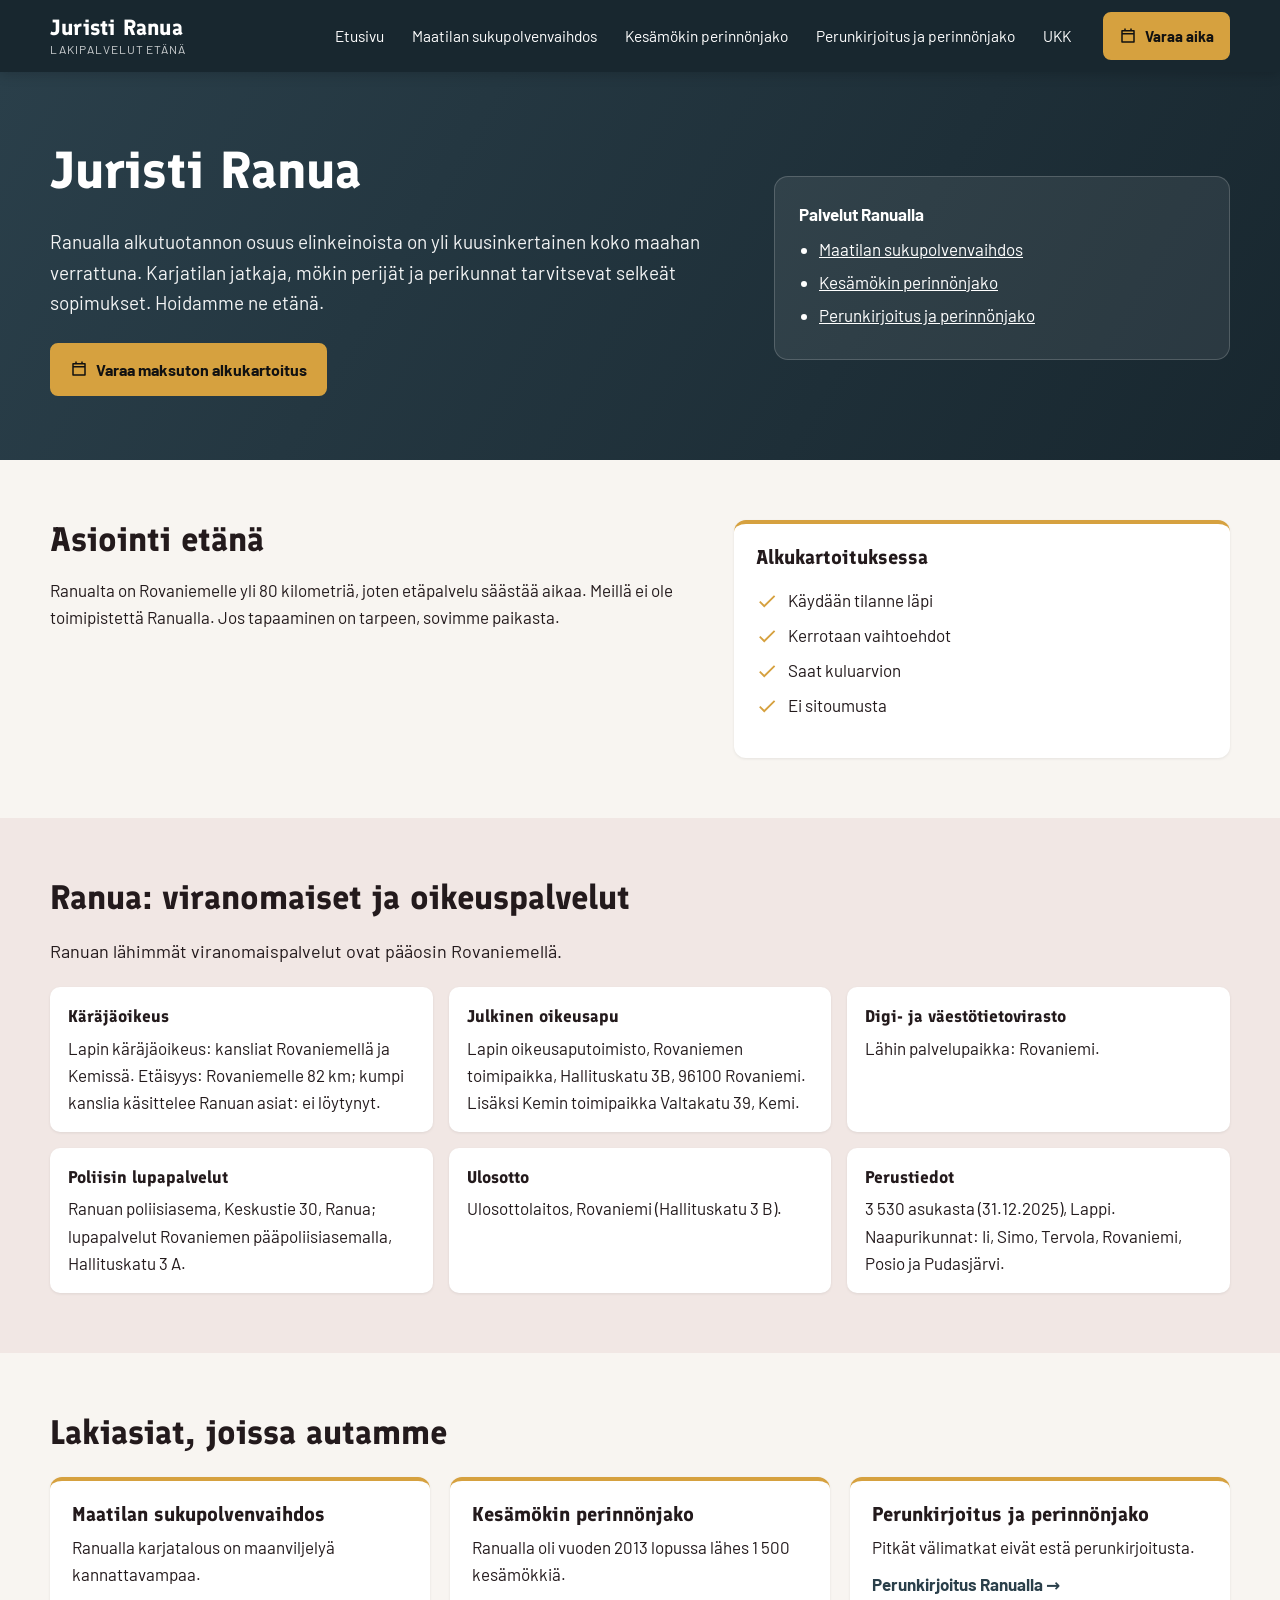
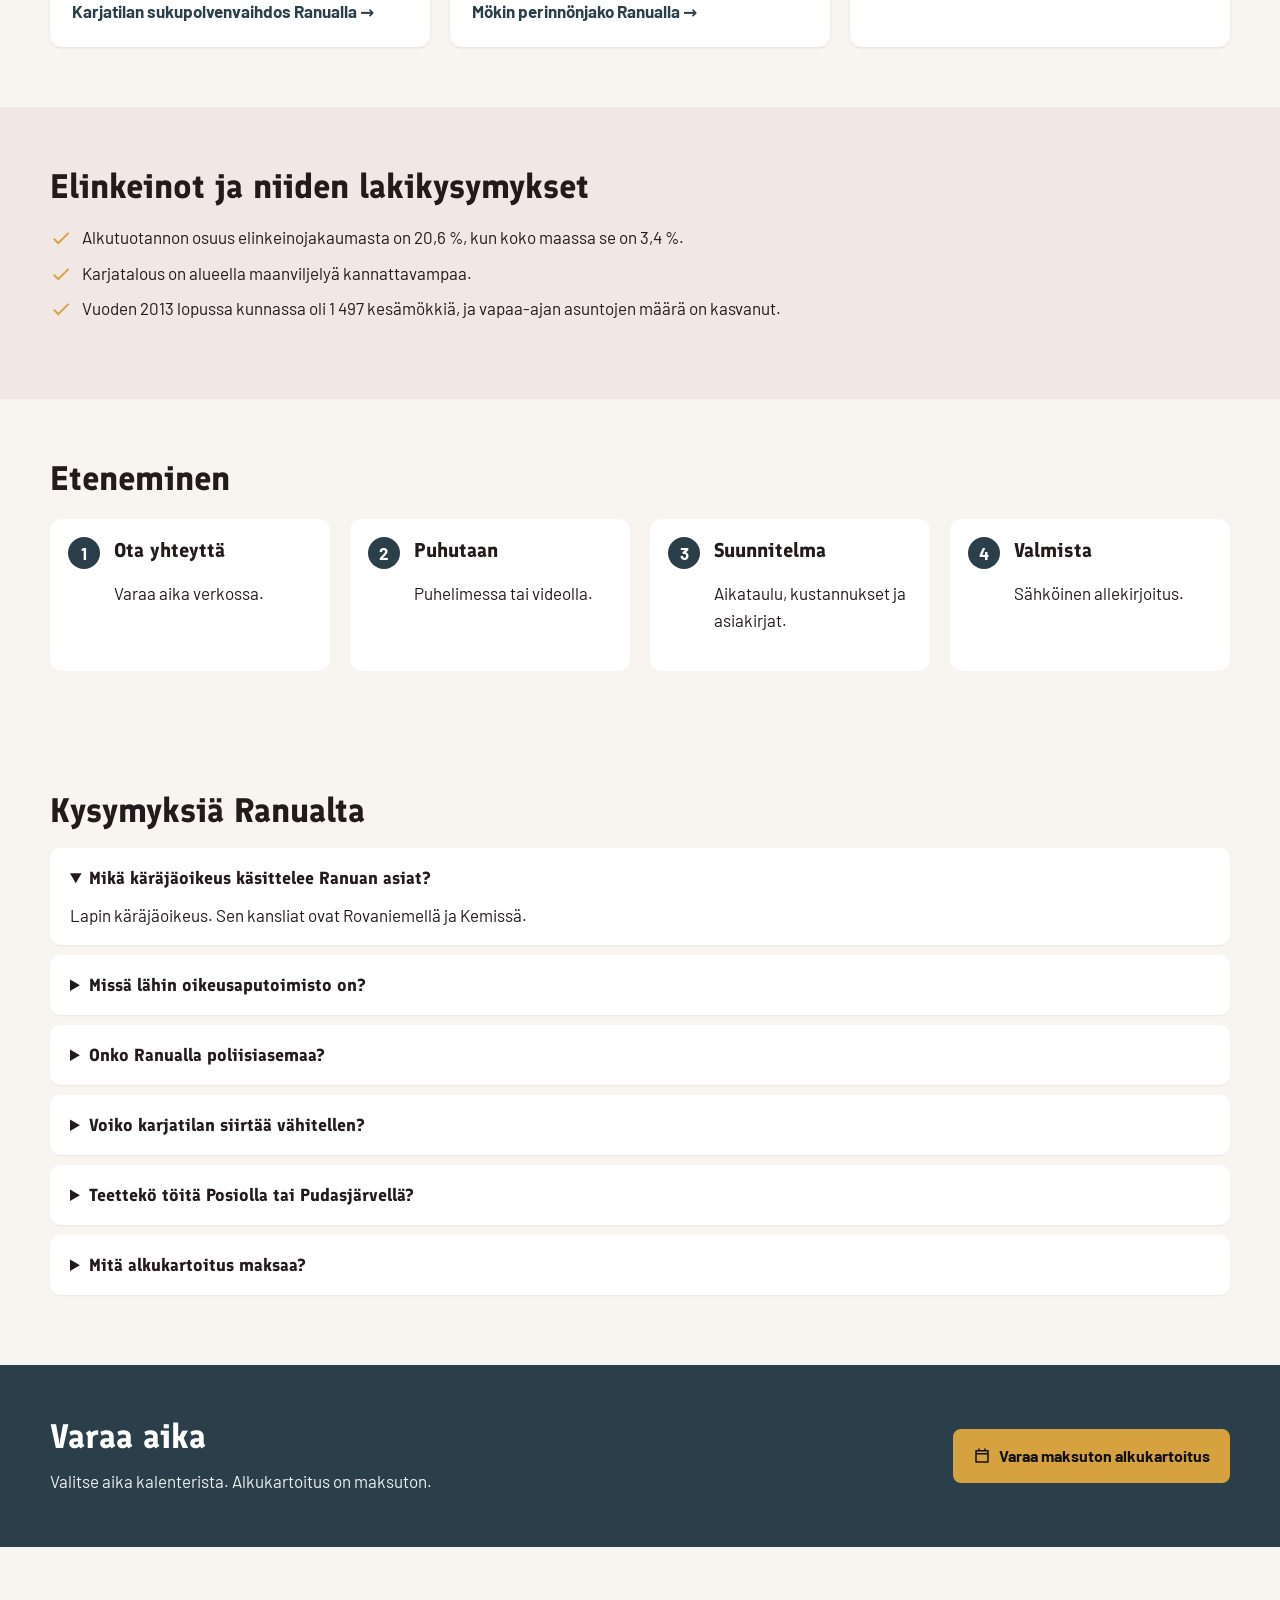
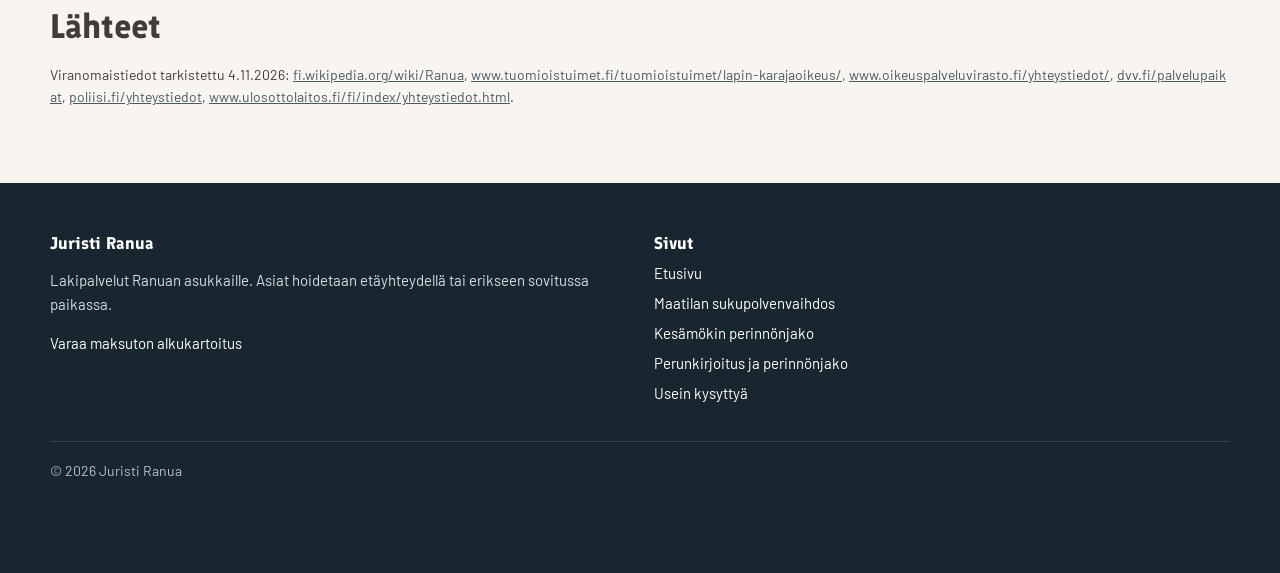
<file: index.html>
<!doctype html>
<html lang="fi">
<head>
<meta charset="utf-8">
<meta name="viewport" content="width=device-width,initial-scale=1">
<title>Juristi Ranua | Karjatila, mökki ja perintö</title>
<meta name="description" content="Juristi Ranua: karjatilan sukupolvenvaihdos, mökin perinnönjako ja perunkirjoitus etäpalveluna. Ajanvaraus verkossa.">
<meta name="robots" content="index,follow">
<link rel="canonical" href="https://arttu475-cpu.github.io/juristi-ranua/">
<meta property="og:type" content="website">
<meta property="og:locale" content="fi_FI">
<meta property="og:site_name" content="Juristi Ranua">
<meta property="og:title" content="Juristi Ranua | Karjatila, mökki ja perintö">
<meta property="og:description" content="Juristi Ranua: karjatilan sukupolvenvaihdos, mökin perinnönjako ja perunkirjoitus etäpalveluna. Ajanvaraus verkossa.">
<meta property="og:url" content="https://arttu475-cpu.github.io/juristi-ranua/">
<meta name="theme-color" content="#18272f">
<link rel="stylesheet" href="./_f/fontit.css">
<link rel="stylesheet" href="./_f/tyyli.css">
<script type="application/ld+json">{"@context":"https://schema.org","@graph":[{"@type":"WebSite","@id":"https://arttu475-cpu.github.io/juristi-ranua/#website","url":"https://arttu475-cpu.github.io/juristi-ranua/","name":"Juristi Ranua","inLanguage":"fi"},{"@type":"LegalService","@id":"https://arttu475-cpu.github.io/juristi-ranua/#palvelu","name":"Juristi Ranua","url":"https://arttu475-cpu.github.io/juristi-ranua/","description":"Juristi Ranua: karjatilan sukupolvenvaihdos, mökin perinnönjako ja perunkirjoitus etäpalveluna. Ajanvaraus verkossa.","areaServed":{"@type":"City","name":"Ranua","sameAs":"https://fi.wikipedia.org/wiki/Ranua"},"knowsAbout":["Maatilan sukupolvenvaihdos","Kesämökin perinnönjako","Perunkirjoitus ja perinnönjako"],"potentialAction":{"@type":"ReserveAction","name":"Varaa maksuton alkukartoitus","target":"https://calendly.com/lakiasiantoimisto-helsinki/lakitoimiston-alkukartoitus"}},{"@type":"WebPage","@id":"https://arttu475-cpu.github.io/juristi-ranua/#webpage","url":"https://arttu475-cpu.github.io/juristi-ranua/","name":"Juristi Ranua | Karjatila, mökki ja perintö","description":"Juristi Ranua: karjatilan sukupolvenvaihdos, mökin perinnönjako ja perunkirjoitus etäpalveluna. Ajanvaraus verkossa.","inLanguage":"fi","isPartOf":{"@id":"https://arttu475-cpu.github.io/juristi-ranua/#website"},"about":{"@id":"https://arttu475-cpu.github.io/juristi-ranua/#palvelu"},"dateModified":"2026-11-04"},{"@type":"FAQPage","@id":"https://arttu475-cpu.github.io/juristi-ranua/#ukk","mainEntity":[{"@type":"Question","name":"Mikä käräjäoikeus käsittelee Ranuan asiat?","acceptedAnswer":{"@type":"Answer","text":"Lapin käräjäoikeus. Sen kansliat ovat Rovaniemellä ja Kemissä."}},{"@type":"Question","name":"Missä lähin oikeusaputoimisto on?","acceptedAnswer":{"@type":"Answer","text":"Lapin oikeusaputoimisto Rovaniemellä, Hallituskatu 3B."}},{"@type":"Question","name":"Onko Ranualla poliisiasemaa?","acceptedAnswer":{"@type":"Answer","text":"Ranuan poliisiasema on osoitteessa Keskustie 30. Lupapalvelut löytyvät Rovaniemen pääpoliisiasemalta."}},{"@type":"Question","name":"Voiko karjatilan siirtää vähitellen?","acceptedAnswer":{"@type":"Answer","text":"Voi. Esimerkiksi kauppa voidaan tehdä osissa, mutta jokaisen vaiheen vero- ja tukivaikutukset tarkistetaan."}},{"@type":"Question","name":"Teettekö töitä Posiolla tai Pudasjärvellä?","acceptedAnswer":{"@type":"Answer","text":"Kyllä, etäpalveluna."}},{"@type":"Question","name":"Mitä alkukartoitus maksaa?","acceptedAnswer":{"@type":"Answer","text":"Ei mitään."}}]}]}</script>
</head>
<body>
<header class="hd"><div class="w"><a class="brand" href="./"><b>Juristi Ranua</b><small>Lakipalvelut etänä</small></a><input type="checkbox" id="mt" class="mt" aria-label="Avaa valikko"><label for="mt" class="mtl">Valikko</label>
<nav class="nav" aria-label="Päävalikko"><a href="./">Etusivu</a><a href="./sukupolvenvaihdos/">Maatilan sukupolvenvaihdos</a><a href="./kesamokin-perinnonjako/">Kesämökin perinnönjako</a><a href="./perunkirjoitus/">Perunkirjoitus ja perinnönjako</a><a href="./ukk/">UKK</a></nav>
<a class="btn hbtn" href="https://calendly.com/lakiasiantoimisto-helsinki/lakitoimiston-alkukartoitus" target="_blank" rel="noopener"><svg viewBox="0 0 24 24" width="18" height="18" aria-hidden="true"><path fill="currentColor" d="M7 2h2v2h6V2h2v2h3a1 1 0 0 1 1 1v15a1 1 0 0 1-1 1H4a1 1 0 0 1-1-1V5a1 1 0 0 1 1-1h3zm12 8H5v9h14zM5 8h14V6H5z"/></svg>Varaa aika</a></div>
</header>
<main>

<section class="hero"><div class="w"><div><h1>Juristi Ranua</h1><p class="l">Ranualla alkutuotannon osuus elinkeinoista on yli kuusinkertainen koko maahan verrattuna. Karjatilan jatkaja, mökin perijät ja perikunnat tarvitsevat selkeät sopimukset. Hoidamme ne etänä.</p><div class="napit"><a class="btn" href="https://calendly.com/lakiasiantoimisto-helsinki/lakitoimiston-alkukartoitus" target="_blank" rel="noopener"><svg viewBox="0 0 24 24" width="18" height="18" aria-hidden="true"><path fill="currentColor" d="M7 2h2v2h6V2h2v2h3a1 1 0 0 1 1 1v15a1 1 0 0 1-1 1H4a1 1 0 0 1-1-1V5a1 1 0 0 1 1-1h3zm12 8H5v9h14zM5 8h14V6H5z"/></svg>Varaa maksuton alkukartoitus</a></div></div><div class="kortti"><b>Palvelut Ranualla</b><ul><li><a style="color:#fff" href="./sukupolvenvaihdos/">Maatilan sukupolvenvaihdos</a></li><li><a style="color:#fff" href="./kesamokin-perinnonjako/">Kesämökin perinnönjako</a></li><li><a style="color:#fff" href="./perunkirjoitus/">Perunkirjoitus ja perinnönjako</a></li></ul></div></div></section>
<section class="sec"><div class="w two"><div><h2>Asiointi etänä</h2><p>Ranualta on Rovaniemelle yli 80 kilometriä, joten etäpalvelu säästää aikaa. Meillä ei ole toimipistettä Ranualla. Jos tapaaminen on tarpeen, sovimme paikasta.</p></div><div class="card"><h3>Alkukartoituksessa</h3><ul class="list"><li><svg viewBox="0 0 24 24" width="22" height="22" aria-hidden="true"><path fill="currentColor" d="M9 16.2 4.8 12l-1.4 1.4L9 19 21 7l-1.4-1.4z"/></svg><span>Käydään tilanne läpi</span></li><li><svg viewBox="0 0 24 24" width="22" height="22" aria-hidden="true"><path fill="currentColor" d="M9 16.2 4.8 12l-1.4 1.4L9 19 21 7l-1.4-1.4z"/></svg><span>Kerrotaan vaihtoehdot</span></li><li><svg viewBox="0 0 24 24" width="22" height="22" aria-hidden="true"><path fill="currentColor" d="M9 16.2 4.8 12l-1.4 1.4L9 19 21 7l-1.4-1.4z"/></svg><span>Saat kuluarvion</span></li><li><svg viewBox="0 0 24 24" width="22" height="22" aria-hidden="true"><path fill="currentColor" d="M9 16.2 4.8 12l-1.4 1.4L9 19 21 7l-1.4-1.4z"/></svg><span>Ei sitoumusta</span></li></ul></div></div></section>
<section class="sec alt"><div class="w"><h2>Ranua: viranomaiset ja oikeuspalvelut</h2><p class="lead">Ranuan lähimmät viranomaispalvelut ovat pääosin Rovaniemellä.</p><div class="fakta"><div><b>Käräjäoikeus</b>Lapin käräjäoikeus: kansliat Rovaniemellä ja Kemissä. Etäisyys: Rovaniemelle 82 km; kumpi kanslia käsittelee Ranuan asiat: ei löytynyt.</div><div><b>Julkinen oikeusapu</b>Lapin oikeusaputoimisto, Rovaniemen toimipaikka, Hallituskatu 3B, 96100 Rovaniemi. Lisäksi Kemin toimipaikka Valtakatu 39, Kemi.</div><div><b>Digi- ja väestötietovirasto</b>Lähin palvelupaikka: Rovaniemi.</div><div><b>Poliisin lupapalvelut</b>Ranuan poliisiasema, Keskustie 30, Ranua; lupapalvelut Rovaniemen pääpoliisiasemalla, Hallituskatu 3 A.</div><div><b>Ulosotto</b>Ulosottolaitos, Rovaniemi (Hallituskatu 3 B).</div><div><b>Perustiedot</b>3 530 asukasta (31.12.2025), Lappi. Naapurikunnat: Ii, Simo, Tervola, Rovaniemi, Posio ja Pudasjärvi.</div></div></div></section>
<section class="sec"><div class="w"><h2>Lakiasiat, joissa autamme</h2><div class="grid"><div class="card"><h3>Maatilan sukupolvenvaihdos</h3><p>Ranualla karjatalous on maanviljelyä kannattavampaa.</p><a class="more" href="./sukupolvenvaihdos/">Karjatilan sukupolvenvaihdos Ranualla →</a></div><div class="card"><h3>Kesämökin perinnönjako</h3><p>Ranualla oli vuoden 2013 lopussa lähes 1 500 kesämökkiä.</p><a class="more" href="./kesamokin-perinnonjako/">Mökin perinnönjako Ranualla →</a></div><div class="card"><h3>Perunkirjoitus ja perinnönjako</h3><p>Pitkät välimatkat eivät estä perunkirjoitusta.</p><a class="more" href="./perunkirjoitus/">Perunkirjoitus Ranualla →</a></div></div></div></section>
<section class="sec alt"><div class="w"><h2>Elinkeinot ja niiden lakikysymykset</h2><ul class="list"><li><svg viewBox="0 0 24 24" width="22" height="22" aria-hidden="true"><path fill="currentColor" d="M9 16.2 4.8 12l-1.4 1.4L9 19 21 7l-1.4-1.4z"/></svg><span>Alkutuotannon osuus elinkeinojakaumasta on 20,6 %, kun koko maassa se on 3,4 %.</span></li><li><svg viewBox="0 0 24 24" width="22" height="22" aria-hidden="true"><path fill="currentColor" d="M9 16.2 4.8 12l-1.4 1.4L9 19 21 7l-1.4-1.4z"/></svg><span>Karjatalous on alueella maanviljelyä kannattavampaa.</span></li><li><svg viewBox="0 0 24 24" width="22" height="22" aria-hidden="true"><path fill="currentColor" d="M9 16.2 4.8 12l-1.4 1.4L9 19 21 7l-1.4-1.4z"/></svg><span>Vuoden 2013 lopussa kunnassa oli 1 497 kesämökkiä, ja vapaa-ajan asuntojen määrä on kasvanut.</span></li></ul></div></section>
<section class="sec"><div class="w"><h2>Eteneminen</h2><div class="steps"><div><h3>Ota yhteyttä</h3><p>Varaa aika verkossa.</p></div><div><h3>Puhutaan</h3><p>Puhelimessa tai videolla.</p></div><div><h3>Suunnitelma</h3><p>Aikataulu, kustannukset ja asiakirjat.</p></div><div><h3>Valmista</h3><p>Sähköinen allekirjoitus.</p></div></div></div></section>
<section class="sec"><div class="w"><div class="ukk"><h2>Kysymyksiä Ranualta</h2><details open><summary>Mikä käräjäoikeus käsittelee Ranuan asiat?</summary><p>Lapin käräjäoikeus. Sen kansliat ovat Rovaniemellä ja Kemissä.</p></details>
<details><summary>Missä lähin oikeusaputoimisto on?</summary><p>Lapin oikeusaputoimisto Rovaniemellä, Hallituskatu 3B.</p></details>
<details><summary>Onko Ranualla poliisiasemaa?</summary><p>Ranuan poliisiasema on osoitteessa Keskustie 30. Lupapalvelut löytyvät Rovaniemen pääpoliisiasemalta.</p></details>
<details><summary>Voiko karjatilan siirtää vähitellen?</summary><p>Voi. Esimerkiksi kauppa voidaan tehdä osissa, mutta jokaisen vaiheen vero- ja tukivaikutukset tarkistetaan.</p></details>
<details><summary>Teettekö töitä Posiolla tai Pudasjärvellä?</summary><p>Kyllä, etäpalveluna.</p></details>
<details><summary>Mitä alkukartoitus maksaa?</summary><p>Ei mitään.</p></details></div></div></section>
<section class="cta"><div class="w"><div><h2>Varaa aika</h2><p>Valitse aika kalenterista. Alkukartoitus on maksuton.</p></div><div class="napit"><a class="btn" href="https://calendly.com/lakiasiantoimisto-helsinki/lakitoimiston-alkukartoitus" target="_blank" rel="noopener"><svg viewBox="0 0 24 24" width="18" height="18" aria-hidden="true"><path fill="currentColor" d="M7 2h2v2h6V2h2v2h3a1 1 0 0 1 1 1v15a1 1 0 0 1-1 1H4a1 1 0 0 1-1-1V5a1 1 0 0 1 1-1h3zm12 8H5v9h14zM5 8h14V6H5z"/></svg>Varaa maksuton alkukartoitus</a></div></div></section>
<section class="sec"><div class="w lahteet"><h2>Lähteet</h2><p>Viranomaistiedot tarkistettu 4.11.2026: <a href="https://fi.wikipedia.org/wiki/Ranua" rel="noopener">fi.wikipedia.org/wiki/Ranua</a>, <a href="https://www.tuomioistuimet.fi/tuomioistuimet/lapin-karajaoikeus/" rel="noopener">www.tuomioistuimet.fi/tuomioistuimet/lapin-karajaoikeus/</a>, <a href="https://www.oikeuspalveluvirasto.fi/yhteystiedot/" rel="noopener">www.oikeuspalveluvirasto.fi/yhteystiedot/</a>, <a href="https://dvv.fi/palvelupaikat" rel="noopener">dvv.fi/palvelupaikat</a>, <a href="https://poliisi.fi/yhteystiedot" rel="noopener">poliisi.fi/yhteystiedot</a>, <a href="https://www.ulosottolaitos.fi/fi/index/yhteystiedot.html" rel="noopener">www.ulosottolaitos.fi/fi/index/yhteystiedot.html</a>.</p></div></section>
</main>
<footer class="ft"><div class="w"><div class="cols">
<div><h3>Juristi Ranua</h3><p>Lakipalvelut Ranuan asukkaille. Asiat hoidetaan etäyhteydellä tai erikseen sovitussa paikassa.</p><p><a href="https://calendly.com/lakiasiantoimisto-helsinki/lakitoimiston-alkukartoitus" target="_blank" rel="noopener">Varaa maksuton alkukartoitus</a></p></div>
<div><h3>Sivut</h3><ul><li><a href="./">Etusivu</a></li><li><a href="./sukupolvenvaihdos/">Maatilan sukupolvenvaihdos</a></li><li><a href="./kesamokin-perinnonjako/">Kesämökin perinnönjako</a></li><li><a href="./perunkirjoitus/">Perunkirjoitus ja perinnönjako</a></li><li><a href="./ukk/">Usein kysyttyä</a></li></ul></div>
</div><div class="pohja">© 2026 Juristi Ranua</div></div></footer>
<div class="palkki"><a class="btn o" style="color:#fff" href="https://calendly.com/lakiasiantoimisto-helsinki/lakitoimiston-alkukartoitus" target="_blank" rel="noopener"><svg viewBox="0 0 24 24" width="18" height="18" aria-hidden="true"><path fill="currentColor" d="M7 2h2v2h6V2h2v2h3a1 1 0 0 1 1 1v15a1 1 0 0 1-1 1H4a1 1 0 0 1-1-1V5a1 1 0 0 1 1-1h3zm12 8H5v9h14zM5 8h14V6H5z"/></svg>Varaa maksuton alkukartoitus</a></div>
</body>
</html>
</file>
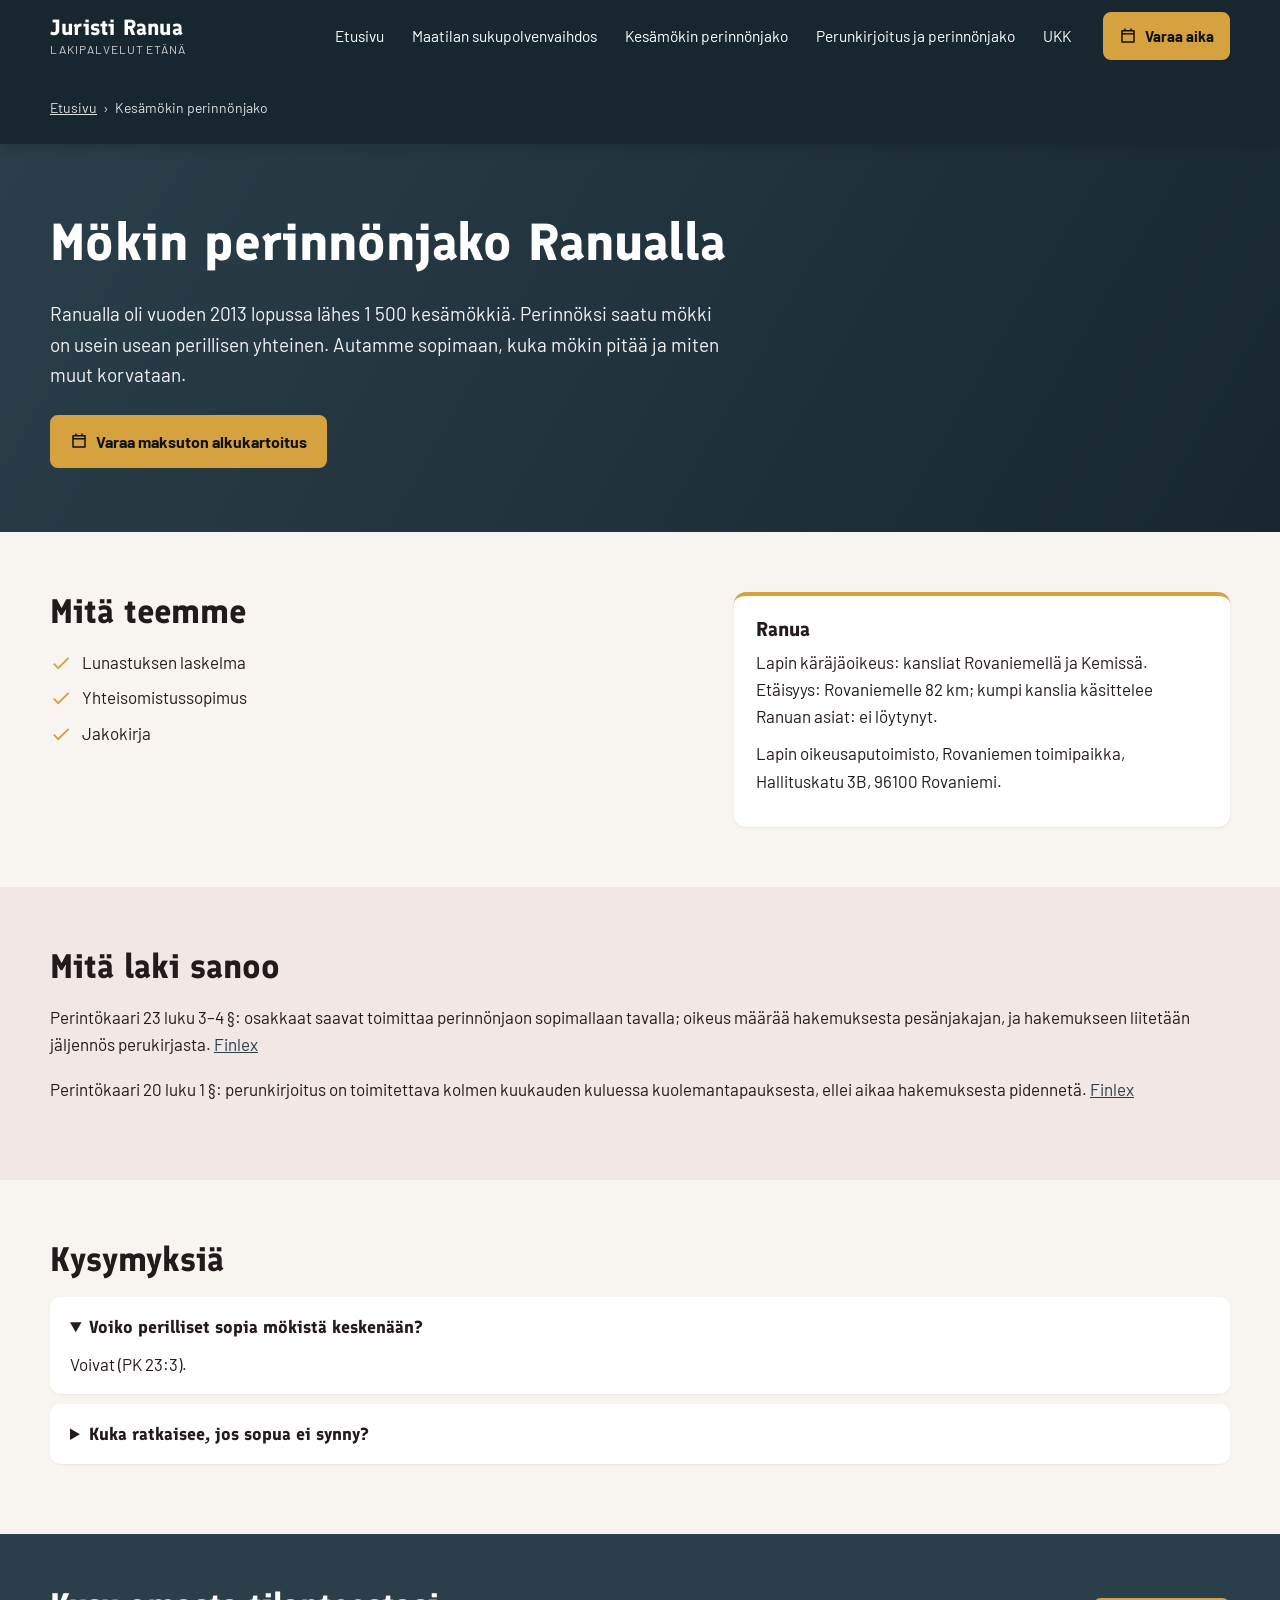
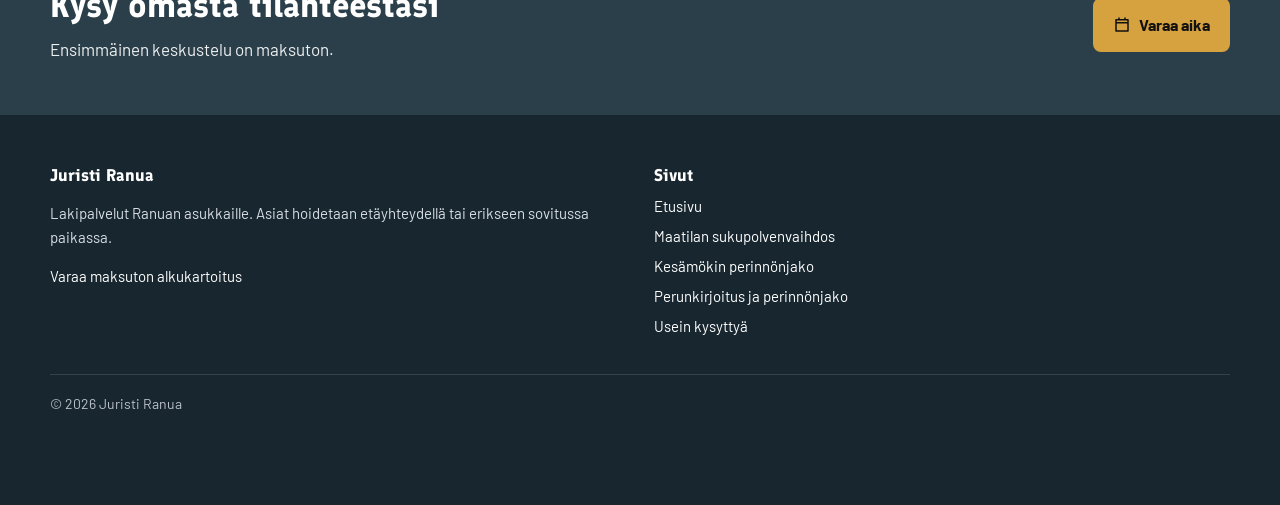
<file: kesamokin-perinnonjako/index.html>
<!doctype html>
<html lang="fi">
<head>
<meta charset="utf-8">
<meta name="viewport" content="width=device-width,initial-scale=1">
<title>Mökin perinnönjako Ranualla | Juristi Ranua</title>
<meta name="description" content="Ranualla oli vuoden 2013 lopussa lähes 1 500 kesämökkiä. Varaa maksuton alkukartoitus.">
<meta name="robots" content="index,follow">
<link rel="canonical" href="https://arttu475-cpu.github.io/juristi-ranua/kesamokin-perinnonjako/">
<meta property="og:type" content="website">
<meta property="og:locale" content="fi_FI">
<meta property="og:site_name" content="Juristi Ranua">
<meta property="og:title" content="Mökin perinnönjako Ranualla | Juristi Ranua">
<meta property="og:description" content="Ranualla oli vuoden 2013 lopussa lähes 1 500 kesämökkiä. Varaa maksuton alkukartoitus.">
<meta property="og:url" content="https://arttu475-cpu.github.io/juristi-ranua/kesamokin-perinnonjako/">
<meta name="theme-color" content="#18272f">
<link rel="stylesheet" href="../_f/fontit.css">
<link rel="stylesheet" href="../_f/tyyli.css">
<script type="application/ld+json">{"@context":"https://schema.org","@graph":[{"@type":"WebSite","@id":"https://arttu475-cpu.github.io/juristi-ranua/#website","url":"https://arttu475-cpu.github.io/juristi-ranua/","name":"Juristi Ranua","inLanguage":"fi"},{"@type":"LegalService","@id":"https://arttu475-cpu.github.io/juristi-ranua/#palvelu","name":"Juristi Ranua","url":"https://arttu475-cpu.github.io/juristi-ranua/","description":"Juristi Ranua: karjatilan sukupolvenvaihdos, mökin perinnönjako ja perunkirjoitus etäpalveluna. Ajanvaraus verkossa.","areaServed":{"@type":"City","name":"Ranua","sameAs":"https://fi.wikipedia.org/wiki/Ranua"},"knowsAbout":["Maatilan sukupolvenvaihdos","Kesämökin perinnönjako","Perunkirjoitus ja perinnönjako"],"potentialAction":{"@type":"ReserveAction","name":"Varaa maksuton alkukartoitus","target":"https://calendly.com/lakiasiantoimisto-helsinki/lakitoimiston-alkukartoitus"}},{"@type":"WebPage","@id":"https://arttu475-cpu.github.io/juristi-ranua/kesamokin-perinnonjako/#webpage","url":"https://arttu475-cpu.github.io/juristi-ranua/kesamokin-perinnonjako/","name":"Mökin perinnönjako Ranualla | Juristi Ranua","description":"Ranualla oli vuoden 2013 lopussa lähes 1 500 kesämökkiä. Varaa maksuton alkukartoitus.","inLanguage":"fi","isPartOf":{"@id":"https://arttu475-cpu.github.io/juristi-ranua/#website"},"about":{"@id":"https://arttu475-cpu.github.io/juristi-ranua/#palvelu"},"dateModified":"2026-11-04"},{"@type":"FAQPage","@id":"https://arttu475-cpu.github.io/juristi-ranua/kesamokin-perinnonjako/#ukk","mainEntity":[{"@type":"Question","name":"Voiko perilliset sopia mökistä keskenään?","acceptedAnswer":{"@type":"Answer","text":"Voivat (PK 23:3)."}},{"@type":"Question","name":"Kuka ratkaisee, jos sopua ei synny?","acceptedAnswer":{"@type":"Answer","text":"Pesänjakaja, jonka käräjäoikeus määrää (PK 23:4)."}}]},{"@type":"Service","name":"Mökin perinnönjako Ranualla","serviceType":"Kesämökin perinnönjako","provider":{"@id":"https://arttu475-cpu.github.io/juristi-ranua/#palvelu"},"areaServed":{"@type":"City","name":"Ranua"}},{"@type":"BreadcrumbList","itemListElement":[{"@type":"ListItem","position":1,"name":"Etusivu","item":"https://arttu475-cpu.github.io/juristi-ranua/"},{"@type":"ListItem","position":2,"name":"Kesämökin perinnönjako","item":"https://arttu475-cpu.github.io/juristi-ranua/kesamokin-perinnonjako/"}]}]}</script>
</head>
<body>
<header class="hd"><div class="w"><a class="brand" href="../"><b>Juristi Ranua</b><small>Lakipalvelut etänä</small></a><input type="checkbox" id="mt" class="mt" aria-label="Avaa valikko"><label for="mt" class="mtl">Valikko</label>
<nav class="nav" aria-label="Päävalikko"><a href="../">Etusivu</a><a href="../sukupolvenvaihdos/">Maatilan sukupolvenvaihdos</a><a href="../kesamokin-perinnonjako/">Kesämökin perinnönjako</a><a href="../perunkirjoitus/">Perunkirjoitus ja perinnönjako</a><a href="../ukk/">UKK</a></nav>
<a class="btn hbtn" href="https://calendly.com/lakiasiantoimisto-helsinki/lakitoimiston-alkukartoitus" target="_blank" rel="noopener"><svg viewBox="0 0 24 24" width="18" height="18" aria-hidden="true"><path fill="currentColor" d="M7 2h2v2h6V2h2v2h3a1 1 0 0 1 1 1v15a1 1 0 0 1-1 1H4a1 1 0 0 1-1-1V5a1 1 0 0 1 1-1h3zm12 8H5v9h14zM5 8h14V6H5z"/></svg>Varaa aika</a></div>
<div class="w"><nav class="crumb" aria-label="Murupolku"><ol><li><a href="../">Etusivu</a></li><li aria-current="page">Kesämökin perinnönjako</li></ol></nav></div></header>
<main>

<section class="hero"><div class="w"><div><h1>Mökin perinnönjako Ranualla</h1><p class="l">Ranualla oli vuoden 2013 lopussa lähes 1 500 kesämökkiä. Perinnöksi saatu mökki on usein usean perillisen yhteinen. Autamme sopimaan, kuka mökin pitää ja miten muut korvataan.</p><div class="napit"><a class="btn" href="https://calendly.com/lakiasiantoimisto-helsinki/lakitoimiston-alkukartoitus" target="_blank" rel="noopener"><svg viewBox="0 0 24 24" width="18" height="18" aria-hidden="true"><path fill="currentColor" d="M7 2h2v2h6V2h2v2h3a1 1 0 0 1 1 1v15a1 1 0 0 1-1 1H4a1 1 0 0 1-1-1V5a1 1 0 0 1 1-1h3zm12 8H5v9h14zM5 8h14V6H5z"/></svg>Varaa maksuton alkukartoitus</a></div></div></div></section>
<section class="sec"><div class="w two"><div><h2>Mitä teemme</h2><ul class="list"><li><svg viewBox="0 0 24 24" width="22" height="22" aria-hidden="true"><path fill="currentColor" d="M9 16.2 4.8 12l-1.4 1.4L9 19 21 7l-1.4-1.4z"/></svg><span>Lunastuksen laskelma</span></li><li><svg viewBox="0 0 24 24" width="22" height="22" aria-hidden="true"><path fill="currentColor" d="M9 16.2 4.8 12l-1.4 1.4L9 19 21 7l-1.4-1.4z"/></svg><span>Yhteisomistussopimus</span></li><li><svg viewBox="0 0 24 24" width="22" height="22" aria-hidden="true"><path fill="currentColor" d="M9 16.2 4.8 12l-1.4 1.4L9 19 21 7l-1.4-1.4z"/></svg><span>Jakokirja</span></li></ul></div><div class="card"><h3>Ranua</h3><p>Lapin käräjäoikeus: kansliat Rovaniemellä ja Kemissä. Etäisyys: Rovaniemelle 82 km; kumpi kanslia käsittelee Ranuan asiat: ei löytynyt.</p><p>Lapin oikeusaputoimisto, Rovaniemen toimipaikka, Hallituskatu 3B, 96100 Rovaniemi.</p></div></div></section>
<section class="sec alt"><div class="w"><h2>Mitä laki sanoo</h2><p>Perintökaari 23 luku 3–4 §: osakkaat saavat toimittaa perinnönjaon sopimallaan tavalla; oikeus määrää hakemuksesta pesänjakajan, ja hakemukseen liitetään jäljennös perukirjasta. <a href="https://www.finlex.fi/fi/lainsaadanto/1965/40" rel="noopener">Finlex</a></p><p>Perintökaari 20 luku 1 §: perunkirjoitus on toimitettava kolmen kuukauden kuluessa kuolemantapauksesta, ellei aikaa hakemuksesta pidennetä. <a href="https://www.finlex.fi/fi/lainsaadanto/1965/40" rel="noopener">Finlex</a></p></div></section>
<section class="sec"><div class="w"><div class="ukk"><h2>Kysymyksiä</h2><details open><summary>Voiko perilliset sopia mökistä keskenään?</summary><p>Voivat (PK 23:3).</p></details>
<details><summary>Kuka ratkaisee, jos sopua ei synny?</summary><p>Pesänjakaja, jonka käräjäoikeus määrää (PK 23:4).</p></details></div></div></section>
<section class="cta"><div class="w"><div><h2>Kysy omasta tilanteestasi</h2><p>Ensimmäinen keskustelu on maksuton.</p></div><div class="napit"><a class="btn" href="https://calendly.com/lakiasiantoimisto-helsinki/lakitoimiston-alkukartoitus" target="_blank" rel="noopener"><svg viewBox="0 0 24 24" width="18" height="18" aria-hidden="true"><path fill="currentColor" d="M7 2h2v2h6V2h2v2h3a1 1 0 0 1 1 1v15a1 1 0 0 1-1 1H4a1 1 0 0 1-1-1V5a1 1 0 0 1 1-1h3zm12 8H5v9h14zM5 8h14V6H5z"/></svg>Varaa aika</a></div></div></section>
</main>
<footer class="ft"><div class="w"><div class="cols">
<div><h3>Juristi Ranua</h3><p>Lakipalvelut Ranuan asukkaille. Asiat hoidetaan etäyhteydellä tai erikseen sovitussa paikassa.</p><p><a href="https://calendly.com/lakiasiantoimisto-helsinki/lakitoimiston-alkukartoitus" target="_blank" rel="noopener">Varaa maksuton alkukartoitus</a></p></div>
<div><h3>Sivut</h3><ul><li><a href="../">Etusivu</a></li><li><a href="../sukupolvenvaihdos/">Maatilan sukupolvenvaihdos</a></li><li><a href="../kesamokin-perinnonjako/">Kesämökin perinnönjako</a></li><li><a href="../perunkirjoitus/">Perunkirjoitus ja perinnönjako</a></li><li><a href="../ukk/">Usein kysyttyä</a></li></ul></div>
</div><div class="pohja">© 2026 Juristi Ranua</div></div></footer>
<div class="palkki"><a class="btn o" style="color:#fff" href="https://calendly.com/lakiasiantoimisto-helsinki/lakitoimiston-alkukartoitus" target="_blank" rel="noopener"><svg viewBox="0 0 24 24" width="18" height="18" aria-hidden="true"><path fill="currentColor" d="M7 2h2v2h6V2h2v2h3a1 1 0 0 1 1 1v15a1 1 0 0 1-1 1H4a1 1 0 0 1-1-1V5a1 1 0 0 1 1-1h3zm12 8H5v9h14zM5 8h14V6H5z"/></svg>Varaa maksuton alkukartoitus</a></div>
</body>
</html>
</file>
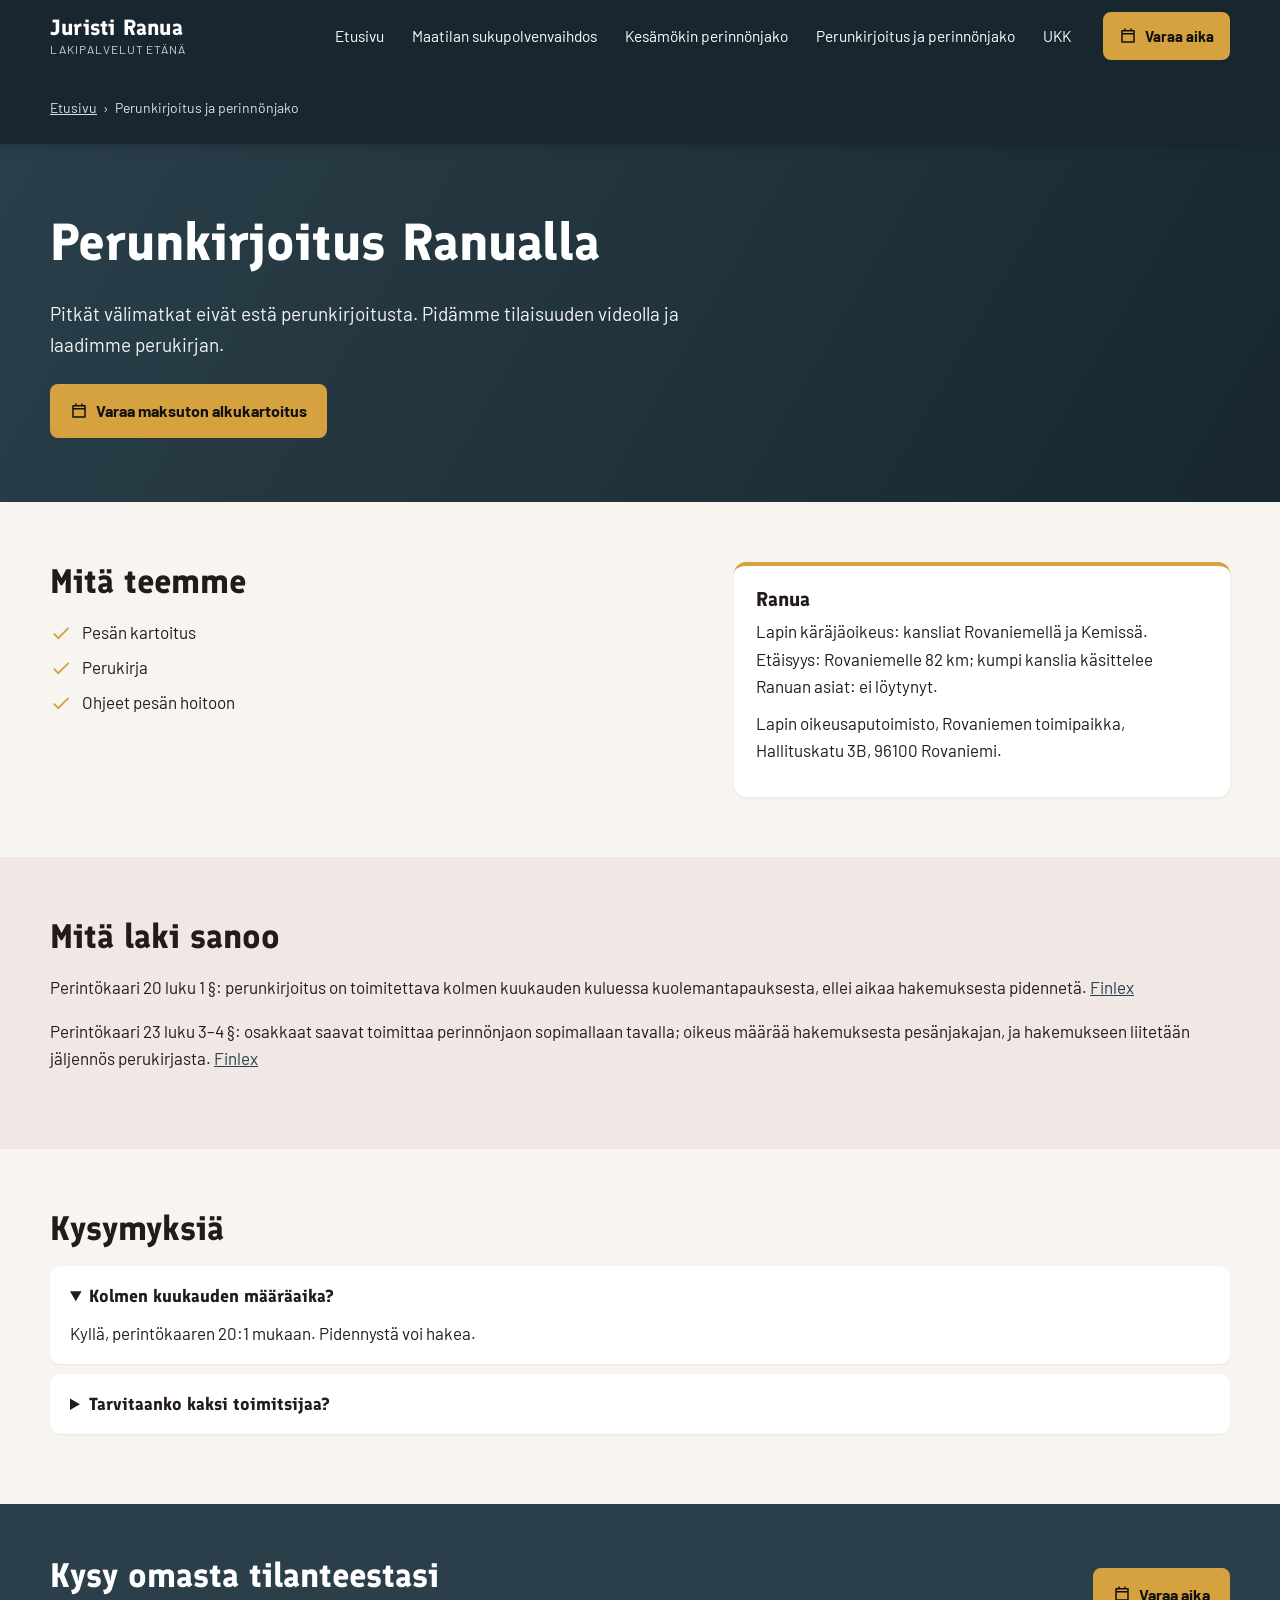
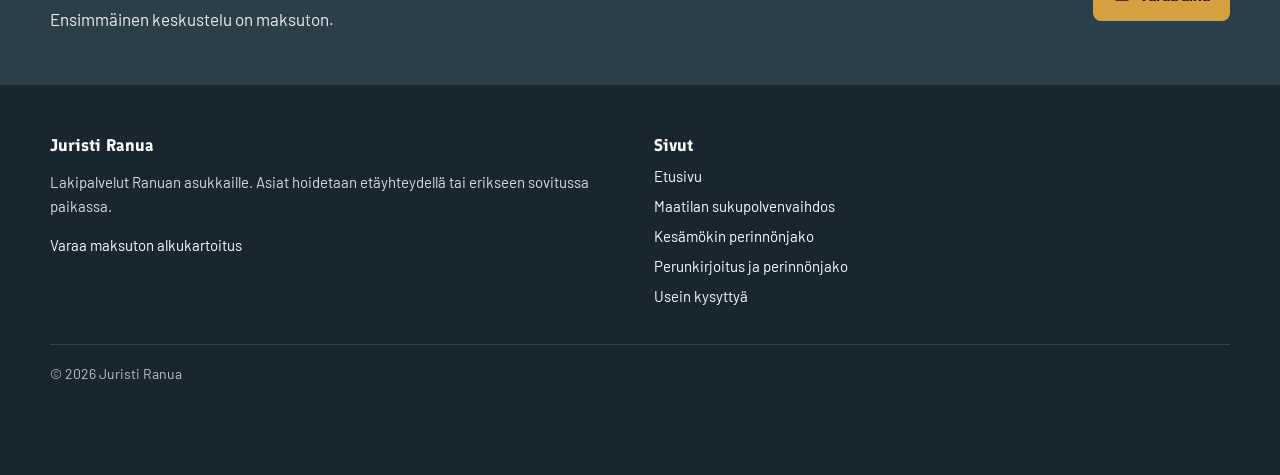
<file: perunkirjoitus/index.html>
<!doctype html>
<html lang="fi">
<head>
<meta charset="utf-8">
<meta name="viewport" content="width=device-width,initial-scale=1">
<title>Perunkirjoitus Ranualla | Juristi Ranua</title>
<meta name="description" content="Pitkät välimatkat eivät estä perunkirjoitusta. Varaa maksuton alkukartoitus.">
<meta name="robots" content="index,follow">
<link rel="canonical" href="https://arttu475-cpu.github.io/juristi-ranua/perunkirjoitus/">
<meta property="og:type" content="website">
<meta property="og:locale" content="fi_FI">
<meta property="og:site_name" content="Juristi Ranua">
<meta property="og:title" content="Perunkirjoitus Ranualla | Juristi Ranua">
<meta property="og:description" content="Pitkät välimatkat eivät estä perunkirjoitusta. Varaa maksuton alkukartoitus.">
<meta property="og:url" content="https://arttu475-cpu.github.io/juristi-ranua/perunkirjoitus/">
<meta name="theme-color" content="#18272f">
<link rel="stylesheet" href="../_f/fontit.css">
<link rel="stylesheet" href="../_f/tyyli.css">
<script type="application/ld+json">{"@context":"https://schema.org","@graph":[{"@type":"WebSite","@id":"https://arttu475-cpu.github.io/juristi-ranua/#website","url":"https://arttu475-cpu.github.io/juristi-ranua/","name":"Juristi Ranua","inLanguage":"fi"},{"@type":"LegalService","@id":"https://arttu475-cpu.github.io/juristi-ranua/#palvelu","name":"Juristi Ranua","url":"https://arttu475-cpu.github.io/juristi-ranua/","description":"Juristi Ranua: karjatilan sukupolvenvaihdos, mökin perinnönjako ja perunkirjoitus etäpalveluna. Ajanvaraus verkossa.","areaServed":{"@type":"City","name":"Ranua","sameAs":"https://fi.wikipedia.org/wiki/Ranua"},"knowsAbout":["Maatilan sukupolvenvaihdos","Kesämökin perinnönjako","Perunkirjoitus ja perinnönjako"],"potentialAction":{"@type":"ReserveAction","name":"Varaa maksuton alkukartoitus","target":"https://calendly.com/lakiasiantoimisto-helsinki/lakitoimiston-alkukartoitus"}},{"@type":"WebPage","@id":"https://arttu475-cpu.github.io/juristi-ranua/perunkirjoitus/#webpage","url":"https://arttu475-cpu.github.io/juristi-ranua/perunkirjoitus/","name":"Perunkirjoitus Ranualla | Juristi Ranua","description":"Pitkät välimatkat eivät estä perunkirjoitusta. Varaa maksuton alkukartoitus.","inLanguage":"fi","isPartOf":{"@id":"https://arttu475-cpu.github.io/juristi-ranua/#website"},"about":{"@id":"https://arttu475-cpu.github.io/juristi-ranua/#palvelu"},"dateModified":"2026-11-04"},{"@type":"FAQPage","@id":"https://arttu475-cpu.github.io/juristi-ranua/perunkirjoitus/#ukk","mainEntity":[{"@type":"Question","name":"Kolmen kuukauden määräaika?","acceptedAnswer":{"@type":"Answer","text":"Kyllä, perintökaaren 20:1 mukaan. Pidennystä voi hakea."}},{"@type":"Question","name":"Tarvitaanko kaksi toimitsijaa?","acceptedAnswer":{"@type":"Answer","text":"Kyllä, perunkirjoituksen toimittaa kaksi uskottua henkilöä."}}]},{"@type":"Service","name":"Perunkirjoitus Ranualla","serviceType":"Perunkirjoitus ja perinnönjako","provider":{"@id":"https://arttu475-cpu.github.io/juristi-ranua/#palvelu"},"areaServed":{"@type":"City","name":"Ranua"}},{"@type":"BreadcrumbList","itemListElement":[{"@type":"ListItem","position":1,"name":"Etusivu","item":"https://arttu475-cpu.github.io/juristi-ranua/"},{"@type":"ListItem","position":2,"name":"Perunkirjoitus ja perinnönjako","item":"https://arttu475-cpu.github.io/juristi-ranua/perunkirjoitus/"}]}]}</script>
</head>
<body>
<header class="hd"><div class="w"><a class="brand" href="../"><b>Juristi Ranua</b><small>Lakipalvelut etänä</small></a><input type="checkbox" id="mt" class="mt" aria-label="Avaa valikko"><label for="mt" class="mtl">Valikko</label>
<nav class="nav" aria-label="Päävalikko"><a href="../">Etusivu</a><a href="../sukupolvenvaihdos/">Maatilan sukupolvenvaihdos</a><a href="../kesamokin-perinnonjako/">Kesämökin perinnönjako</a><a href="../perunkirjoitus/">Perunkirjoitus ja perinnönjako</a><a href="../ukk/">UKK</a></nav>
<a class="btn hbtn" href="https://calendly.com/lakiasiantoimisto-helsinki/lakitoimiston-alkukartoitus" target="_blank" rel="noopener"><svg viewBox="0 0 24 24" width="18" height="18" aria-hidden="true"><path fill="currentColor" d="M7 2h2v2h6V2h2v2h3a1 1 0 0 1 1 1v15a1 1 0 0 1-1 1H4a1 1 0 0 1-1-1V5a1 1 0 0 1 1-1h3zm12 8H5v9h14zM5 8h14V6H5z"/></svg>Varaa aika</a></div>
<div class="w"><nav class="crumb" aria-label="Murupolku"><ol><li><a href="../">Etusivu</a></li><li aria-current="page">Perunkirjoitus ja perinnönjako</li></ol></nav></div></header>
<main>

<section class="hero"><div class="w"><div><h1>Perunkirjoitus Ranualla</h1><p class="l">Pitkät välimatkat eivät estä perunkirjoitusta. Pidämme tilaisuuden videolla ja laadimme perukirjan.</p><div class="napit"><a class="btn" href="https://calendly.com/lakiasiantoimisto-helsinki/lakitoimiston-alkukartoitus" target="_blank" rel="noopener"><svg viewBox="0 0 24 24" width="18" height="18" aria-hidden="true"><path fill="currentColor" d="M7 2h2v2h6V2h2v2h3a1 1 0 0 1 1 1v15a1 1 0 0 1-1 1H4a1 1 0 0 1-1-1V5a1 1 0 0 1 1-1h3zm12 8H5v9h14zM5 8h14V6H5z"/></svg>Varaa maksuton alkukartoitus</a></div></div></div></section>
<section class="sec"><div class="w two"><div><h2>Mitä teemme</h2><ul class="list"><li><svg viewBox="0 0 24 24" width="22" height="22" aria-hidden="true"><path fill="currentColor" d="M9 16.2 4.8 12l-1.4 1.4L9 19 21 7l-1.4-1.4z"/></svg><span>Pesän kartoitus</span></li><li><svg viewBox="0 0 24 24" width="22" height="22" aria-hidden="true"><path fill="currentColor" d="M9 16.2 4.8 12l-1.4 1.4L9 19 21 7l-1.4-1.4z"/></svg><span>Perukirja</span></li><li><svg viewBox="0 0 24 24" width="22" height="22" aria-hidden="true"><path fill="currentColor" d="M9 16.2 4.8 12l-1.4 1.4L9 19 21 7l-1.4-1.4z"/></svg><span>Ohjeet pesän hoitoon</span></li></ul></div><div class="card"><h3>Ranua</h3><p>Lapin käräjäoikeus: kansliat Rovaniemellä ja Kemissä. Etäisyys: Rovaniemelle 82 km; kumpi kanslia käsittelee Ranuan asiat: ei löytynyt.</p><p>Lapin oikeusaputoimisto, Rovaniemen toimipaikka, Hallituskatu 3B, 96100 Rovaniemi.</p></div></div></section>
<section class="sec alt"><div class="w"><h2>Mitä laki sanoo</h2><p>Perintökaari 20 luku 1 §: perunkirjoitus on toimitettava kolmen kuukauden kuluessa kuolemantapauksesta, ellei aikaa hakemuksesta pidennetä. <a href="https://www.finlex.fi/fi/lainsaadanto/1965/40" rel="noopener">Finlex</a></p><p>Perintökaari 23 luku 3–4 §: osakkaat saavat toimittaa perinnönjaon sopimallaan tavalla; oikeus määrää hakemuksesta pesänjakajan, ja hakemukseen liitetään jäljennös perukirjasta. <a href="https://www.finlex.fi/fi/lainsaadanto/1965/40" rel="noopener">Finlex</a></p></div></section>
<section class="sec"><div class="w"><div class="ukk"><h2>Kysymyksiä</h2><details open><summary>Kolmen kuukauden määräaika?</summary><p>Kyllä, perintökaaren 20:1 mukaan. Pidennystä voi hakea.</p></details>
<details><summary>Tarvitaanko kaksi toimitsijaa?</summary><p>Kyllä, perunkirjoituksen toimittaa kaksi uskottua henkilöä.</p></details></div></div></section>
<section class="cta"><div class="w"><div><h2>Kysy omasta tilanteestasi</h2><p>Ensimmäinen keskustelu on maksuton.</p></div><div class="napit"><a class="btn" href="https://calendly.com/lakiasiantoimisto-helsinki/lakitoimiston-alkukartoitus" target="_blank" rel="noopener"><svg viewBox="0 0 24 24" width="18" height="18" aria-hidden="true"><path fill="currentColor" d="M7 2h2v2h6V2h2v2h3a1 1 0 0 1 1 1v15a1 1 0 0 1-1 1H4a1 1 0 0 1-1-1V5a1 1 0 0 1 1-1h3zm12 8H5v9h14zM5 8h14V6H5z"/></svg>Varaa aika</a></div></div></section>
</main>
<footer class="ft"><div class="w"><div class="cols">
<div><h3>Juristi Ranua</h3><p>Lakipalvelut Ranuan asukkaille. Asiat hoidetaan etäyhteydellä tai erikseen sovitussa paikassa.</p><p><a href="https://calendly.com/lakiasiantoimisto-helsinki/lakitoimiston-alkukartoitus" target="_blank" rel="noopener">Varaa maksuton alkukartoitus</a></p></div>
<div><h3>Sivut</h3><ul><li><a href="../">Etusivu</a></li><li><a href="../sukupolvenvaihdos/">Maatilan sukupolvenvaihdos</a></li><li><a href="../kesamokin-perinnonjako/">Kesämökin perinnönjako</a></li><li><a href="../perunkirjoitus/">Perunkirjoitus ja perinnönjako</a></li><li><a href="../ukk/">Usein kysyttyä</a></li></ul></div>
</div><div class="pohja">© 2026 Juristi Ranua</div></div></footer>
<div class="palkki"><a class="btn o" style="color:#fff" href="https://calendly.com/lakiasiantoimisto-helsinki/lakitoimiston-alkukartoitus" target="_blank" rel="noopener"><svg viewBox="0 0 24 24" width="18" height="18" aria-hidden="true"><path fill="currentColor" d="M7 2h2v2h6V2h2v2h3a1 1 0 0 1 1 1v15a1 1 0 0 1-1 1H4a1 1 0 0 1-1-1V5a1 1 0 0 1 1-1h3zm12 8H5v9h14zM5 8h14V6H5z"/></svg>Varaa maksuton alkukartoitus</a></div>
</body>
</html>
</file>
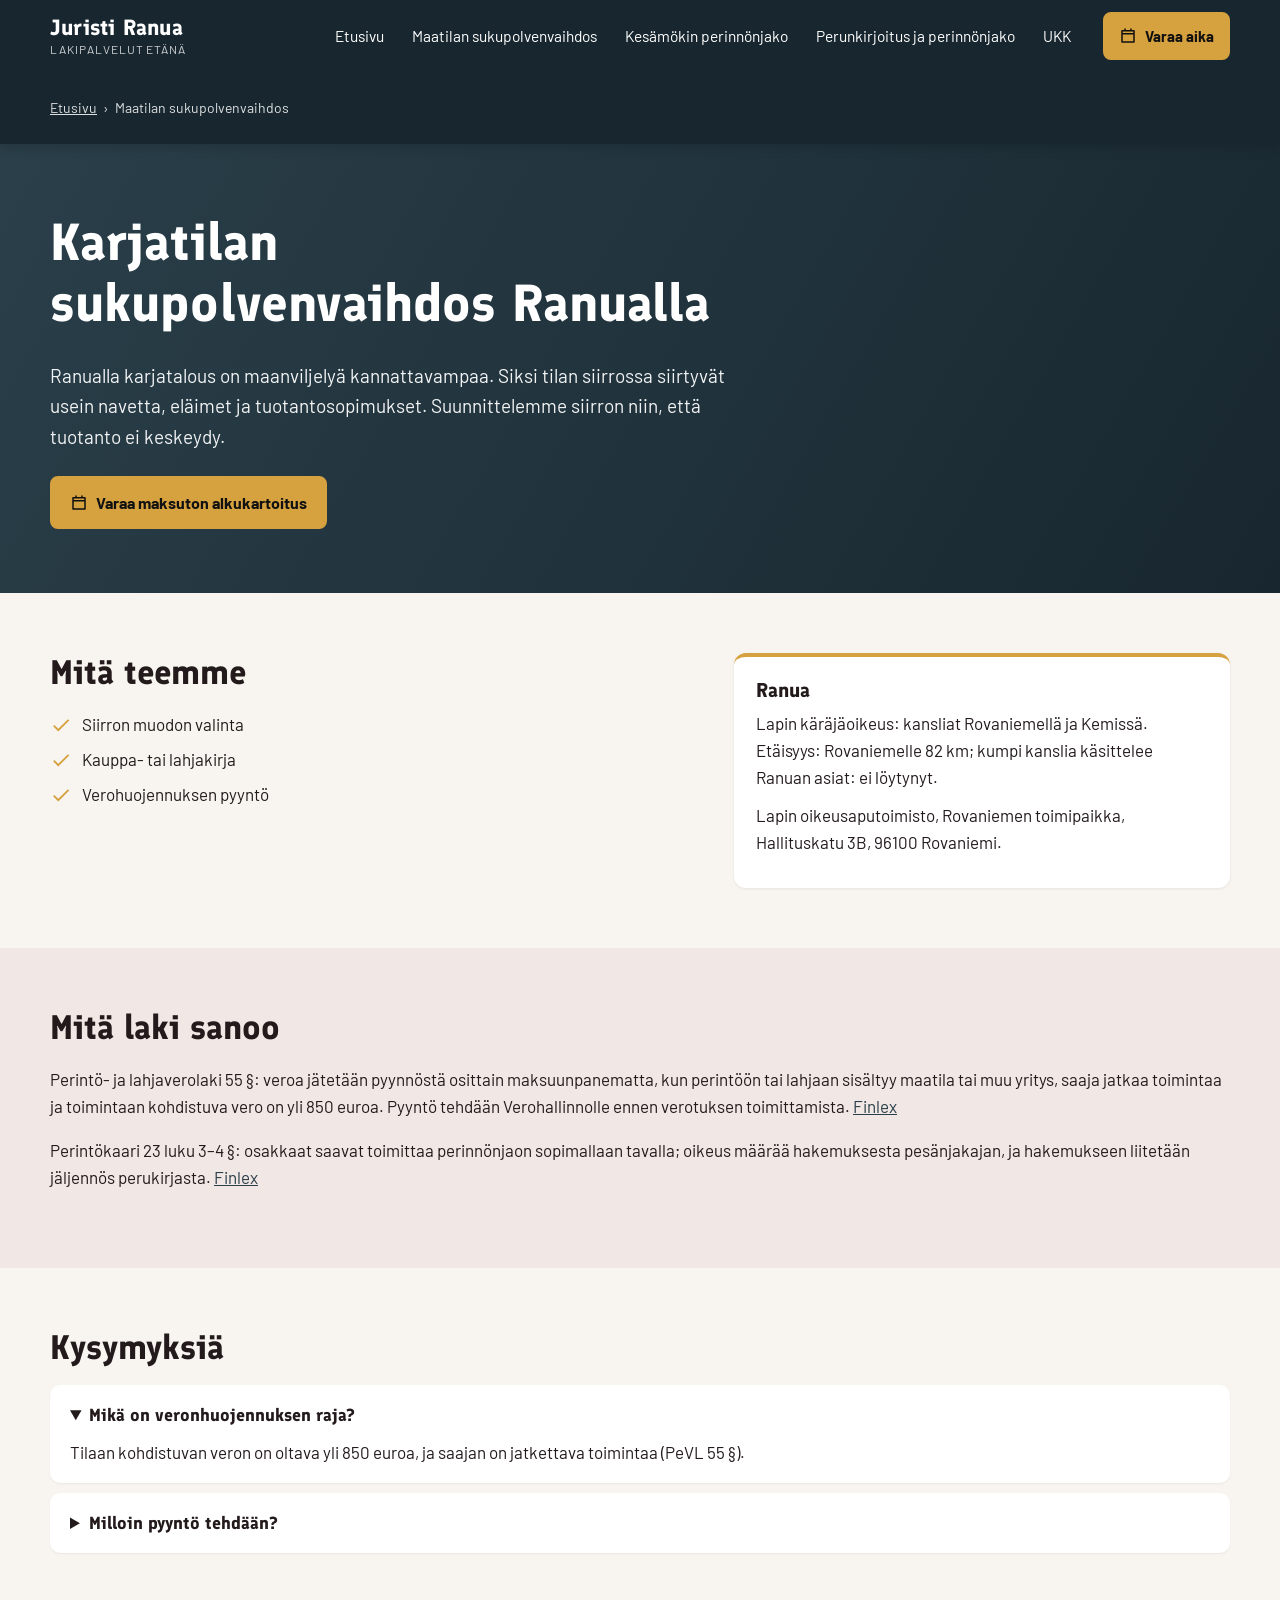
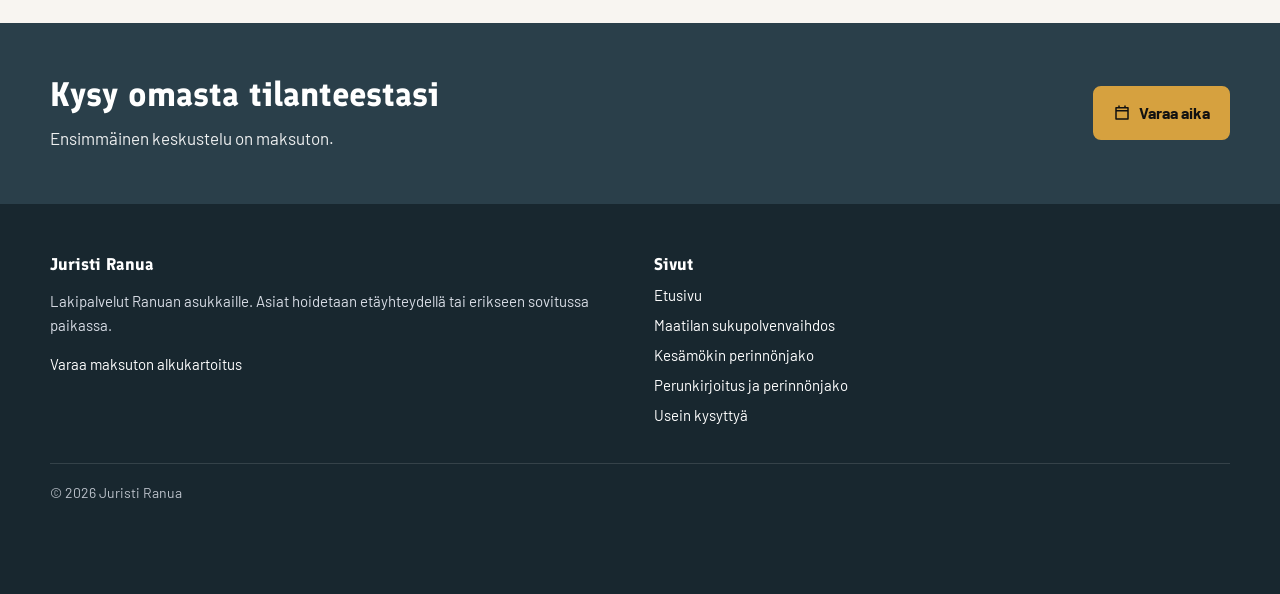
<file: sukupolvenvaihdos/index.html>
<!doctype html>
<html lang="fi">
<head>
<meta charset="utf-8">
<meta name="viewport" content="width=device-width,initial-scale=1">
<title>Karjatilan sukupolvenvaihdos Ranualla | Juristi Ranua</title>
<meta name="description" content="Ranualla karjatalous on maanviljelyä kannattavampaa. Varaa maksuton alkukartoitus.">
<meta name="robots" content="index,follow">
<link rel="canonical" href="https://arttu475-cpu.github.io/juristi-ranua/sukupolvenvaihdos/">
<meta property="og:type" content="website">
<meta property="og:locale" content="fi_FI">
<meta property="og:site_name" content="Juristi Ranua">
<meta property="og:title" content="Karjatilan sukupolvenvaihdos Ranualla | Juristi Ranua">
<meta property="og:description" content="Ranualla karjatalous on maanviljelyä kannattavampaa. Varaa maksuton alkukartoitus.">
<meta property="og:url" content="https://arttu475-cpu.github.io/juristi-ranua/sukupolvenvaihdos/">
<meta name="theme-color" content="#18272f">
<link rel="stylesheet" href="../_f/fontit.css">
<link rel="stylesheet" href="../_f/tyyli.css">
<script type="application/ld+json">{"@context":"https://schema.org","@graph":[{"@type":"WebSite","@id":"https://arttu475-cpu.github.io/juristi-ranua/#website","url":"https://arttu475-cpu.github.io/juristi-ranua/","name":"Juristi Ranua","inLanguage":"fi"},{"@type":"LegalService","@id":"https://arttu475-cpu.github.io/juristi-ranua/#palvelu","name":"Juristi Ranua","url":"https://arttu475-cpu.github.io/juristi-ranua/","description":"Juristi Ranua: karjatilan sukupolvenvaihdos, mökin perinnönjako ja perunkirjoitus etäpalveluna. Ajanvaraus verkossa.","areaServed":{"@type":"City","name":"Ranua","sameAs":"https://fi.wikipedia.org/wiki/Ranua"},"knowsAbout":["Maatilan sukupolvenvaihdos","Kesämökin perinnönjako","Perunkirjoitus ja perinnönjako"],"potentialAction":{"@type":"ReserveAction","name":"Varaa maksuton alkukartoitus","target":"https://calendly.com/lakiasiantoimisto-helsinki/lakitoimiston-alkukartoitus"}},{"@type":"WebPage","@id":"https://arttu475-cpu.github.io/juristi-ranua/sukupolvenvaihdos/#webpage","url":"https://arttu475-cpu.github.io/juristi-ranua/sukupolvenvaihdos/","name":"Karjatilan sukupolvenvaihdos Ranualla | Juristi Ranua","description":"Ranualla karjatalous on maanviljelyä kannattavampaa. Varaa maksuton alkukartoitus.","inLanguage":"fi","isPartOf":{"@id":"https://arttu475-cpu.github.io/juristi-ranua/#website"},"about":{"@id":"https://arttu475-cpu.github.io/juristi-ranua/#palvelu"},"dateModified":"2026-11-04"},{"@type":"FAQPage","@id":"https://arttu475-cpu.github.io/juristi-ranua/sukupolvenvaihdos/#ukk","mainEntity":[{"@type":"Question","name":"Mikä on veronhuojennuksen raja?","acceptedAnswer":{"@type":"Answer","text":"Tilaan kohdistuvan veron on oltava yli 850 euroa, ja saajan on jatkettava toimintaa (PeVL 55 §)."}},{"@type":"Question","name":"Milloin pyyntö tehdään?","acceptedAnswer":{"@type":"Answer","text":"Ennen verotuksen toimittamista."}}]},{"@type":"Service","name":"Karjatilan sukupolvenvaihdos Ranualla","serviceType":"Maatilan sukupolvenvaihdos","provider":{"@id":"https://arttu475-cpu.github.io/juristi-ranua/#palvelu"},"areaServed":{"@type":"City","name":"Ranua"}},{"@type":"BreadcrumbList","itemListElement":[{"@type":"ListItem","position":1,"name":"Etusivu","item":"https://arttu475-cpu.github.io/juristi-ranua/"},{"@type":"ListItem","position":2,"name":"Maatilan sukupolvenvaihdos","item":"https://arttu475-cpu.github.io/juristi-ranua/sukupolvenvaihdos/"}]}]}</script>
</head>
<body>
<header class="hd"><div class="w"><a class="brand" href="../"><b>Juristi Ranua</b><small>Lakipalvelut etänä</small></a><input type="checkbox" id="mt" class="mt" aria-label="Avaa valikko"><label for="mt" class="mtl">Valikko</label>
<nav class="nav" aria-label="Päävalikko"><a href="../">Etusivu</a><a href="../sukupolvenvaihdos/">Maatilan sukupolvenvaihdos</a><a href="../kesamokin-perinnonjako/">Kesämökin perinnönjako</a><a href="../perunkirjoitus/">Perunkirjoitus ja perinnönjako</a><a href="../ukk/">UKK</a></nav>
<a class="btn hbtn" href="https://calendly.com/lakiasiantoimisto-helsinki/lakitoimiston-alkukartoitus" target="_blank" rel="noopener"><svg viewBox="0 0 24 24" width="18" height="18" aria-hidden="true"><path fill="currentColor" d="M7 2h2v2h6V2h2v2h3a1 1 0 0 1 1 1v15a1 1 0 0 1-1 1H4a1 1 0 0 1-1-1V5a1 1 0 0 1 1-1h3zm12 8H5v9h14zM5 8h14V6H5z"/></svg>Varaa aika</a></div>
<div class="w"><nav class="crumb" aria-label="Murupolku"><ol><li><a href="../">Etusivu</a></li><li aria-current="page">Maatilan sukupolvenvaihdos</li></ol></nav></div></header>
<main>

<section class="hero"><div class="w"><div><h1>Karjatilan sukupolvenvaihdos Ranualla</h1><p class="l">Ranualla karjatalous on maanviljelyä kannattavampaa. Siksi tilan siirrossa siirtyvät usein navetta, eläimet ja tuotantosopimukset. Suunnittelemme siirron niin, että tuotanto ei keskeydy.</p><div class="napit"><a class="btn" href="https://calendly.com/lakiasiantoimisto-helsinki/lakitoimiston-alkukartoitus" target="_blank" rel="noopener"><svg viewBox="0 0 24 24" width="18" height="18" aria-hidden="true"><path fill="currentColor" d="M7 2h2v2h6V2h2v2h3a1 1 0 0 1 1 1v15a1 1 0 0 1-1 1H4a1 1 0 0 1-1-1V5a1 1 0 0 1 1-1h3zm12 8H5v9h14zM5 8h14V6H5z"/></svg>Varaa maksuton alkukartoitus</a></div></div></div></section>
<section class="sec"><div class="w two"><div><h2>Mitä teemme</h2><ul class="list"><li><svg viewBox="0 0 24 24" width="22" height="22" aria-hidden="true"><path fill="currentColor" d="M9 16.2 4.8 12l-1.4 1.4L9 19 21 7l-1.4-1.4z"/></svg><span>Siirron muodon valinta</span></li><li><svg viewBox="0 0 24 24" width="22" height="22" aria-hidden="true"><path fill="currentColor" d="M9 16.2 4.8 12l-1.4 1.4L9 19 21 7l-1.4-1.4z"/></svg><span>Kauppa- tai lahjakirja</span></li><li><svg viewBox="0 0 24 24" width="22" height="22" aria-hidden="true"><path fill="currentColor" d="M9 16.2 4.8 12l-1.4 1.4L9 19 21 7l-1.4-1.4z"/></svg><span>Verohuojennuksen pyyntö</span></li></ul></div><div class="card"><h3>Ranua</h3><p>Lapin käräjäoikeus: kansliat Rovaniemellä ja Kemissä. Etäisyys: Rovaniemelle 82 km; kumpi kanslia käsittelee Ranuan asiat: ei löytynyt.</p><p>Lapin oikeusaputoimisto, Rovaniemen toimipaikka, Hallituskatu 3B, 96100 Rovaniemi.</p></div></div></section>
<section class="sec alt"><div class="w"><h2>Mitä laki sanoo</h2><p>Perintö- ja lahjaverolaki 55 §: veroa jätetään pyynnöstä osittain maksuunpanematta, kun perintöön tai lahjaan sisältyy maatila tai muu yritys, saaja jatkaa toimintaa ja toimintaan kohdistuva vero on yli 850 euroa. Pyyntö tehdään Verohallinnolle ennen verotuksen toimittamista. <a href="https://www.finlex.fi/fi/lainsaadanto/1940/378" rel="noopener">Finlex</a></p><p>Perintökaari 23 luku 3–4 §: osakkaat saavat toimittaa perinnönjaon sopimallaan tavalla; oikeus määrää hakemuksesta pesänjakajan, ja hakemukseen liitetään jäljennös perukirjasta. <a href="https://www.finlex.fi/fi/lainsaadanto/1965/40" rel="noopener">Finlex</a></p></div></section>
<section class="sec"><div class="w"><div class="ukk"><h2>Kysymyksiä</h2><details open><summary>Mikä on veronhuojennuksen raja?</summary><p>Tilaan kohdistuvan veron on oltava yli 850 euroa, ja saajan on jatkettava toimintaa (PeVL 55 §).</p></details>
<details><summary>Milloin pyyntö tehdään?</summary><p>Ennen verotuksen toimittamista.</p></details></div></div></section>
<section class="cta"><div class="w"><div><h2>Kysy omasta tilanteestasi</h2><p>Ensimmäinen keskustelu on maksuton.</p></div><div class="napit"><a class="btn" href="https://calendly.com/lakiasiantoimisto-helsinki/lakitoimiston-alkukartoitus" target="_blank" rel="noopener"><svg viewBox="0 0 24 24" width="18" height="18" aria-hidden="true"><path fill="currentColor" d="M7 2h2v2h6V2h2v2h3a1 1 0 0 1 1 1v15a1 1 0 0 1-1 1H4a1 1 0 0 1-1-1V5a1 1 0 0 1 1-1h3zm12 8H5v9h14zM5 8h14V6H5z"/></svg>Varaa aika</a></div></div></section>
</main>
<footer class="ft"><div class="w"><div class="cols">
<div><h3>Juristi Ranua</h3><p>Lakipalvelut Ranuan asukkaille. Asiat hoidetaan etäyhteydellä tai erikseen sovitussa paikassa.</p><p><a href="https://calendly.com/lakiasiantoimisto-helsinki/lakitoimiston-alkukartoitus" target="_blank" rel="noopener">Varaa maksuton alkukartoitus</a></p></div>
<div><h3>Sivut</h3><ul><li><a href="../">Etusivu</a></li><li><a href="../sukupolvenvaihdos/">Maatilan sukupolvenvaihdos</a></li><li><a href="../kesamokin-perinnonjako/">Kesämökin perinnönjako</a></li><li><a href="../perunkirjoitus/">Perunkirjoitus ja perinnönjako</a></li><li><a href="../ukk/">Usein kysyttyä</a></li></ul></div>
</div><div class="pohja">© 2026 Juristi Ranua</div></div></footer>
<div class="palkki"><a class="btn o" style="color:#fff" href="https://calendly.com/lakiasiantoimisto-helsinki/lakitoimiston-alkukartoitus" target="_blank" rel="noopener"><svg viewBox="0 0 24 24" width="18" height="18" aria-hidden="true"><path fill="currentColor" d="M7 2h2v2h6V2h2v2h3a1 1 0 0 1 1 1v15a1 1 0 0 1-1 1H4a1 1 0 0 1-1-1V5a1 1 0 0 1 1-1h3zm12 8H5v9h14zM5 8h14V6H5z"/></svg>Varaa maksuton alkukartoitus</a></div>
</body>
</html>
</file>
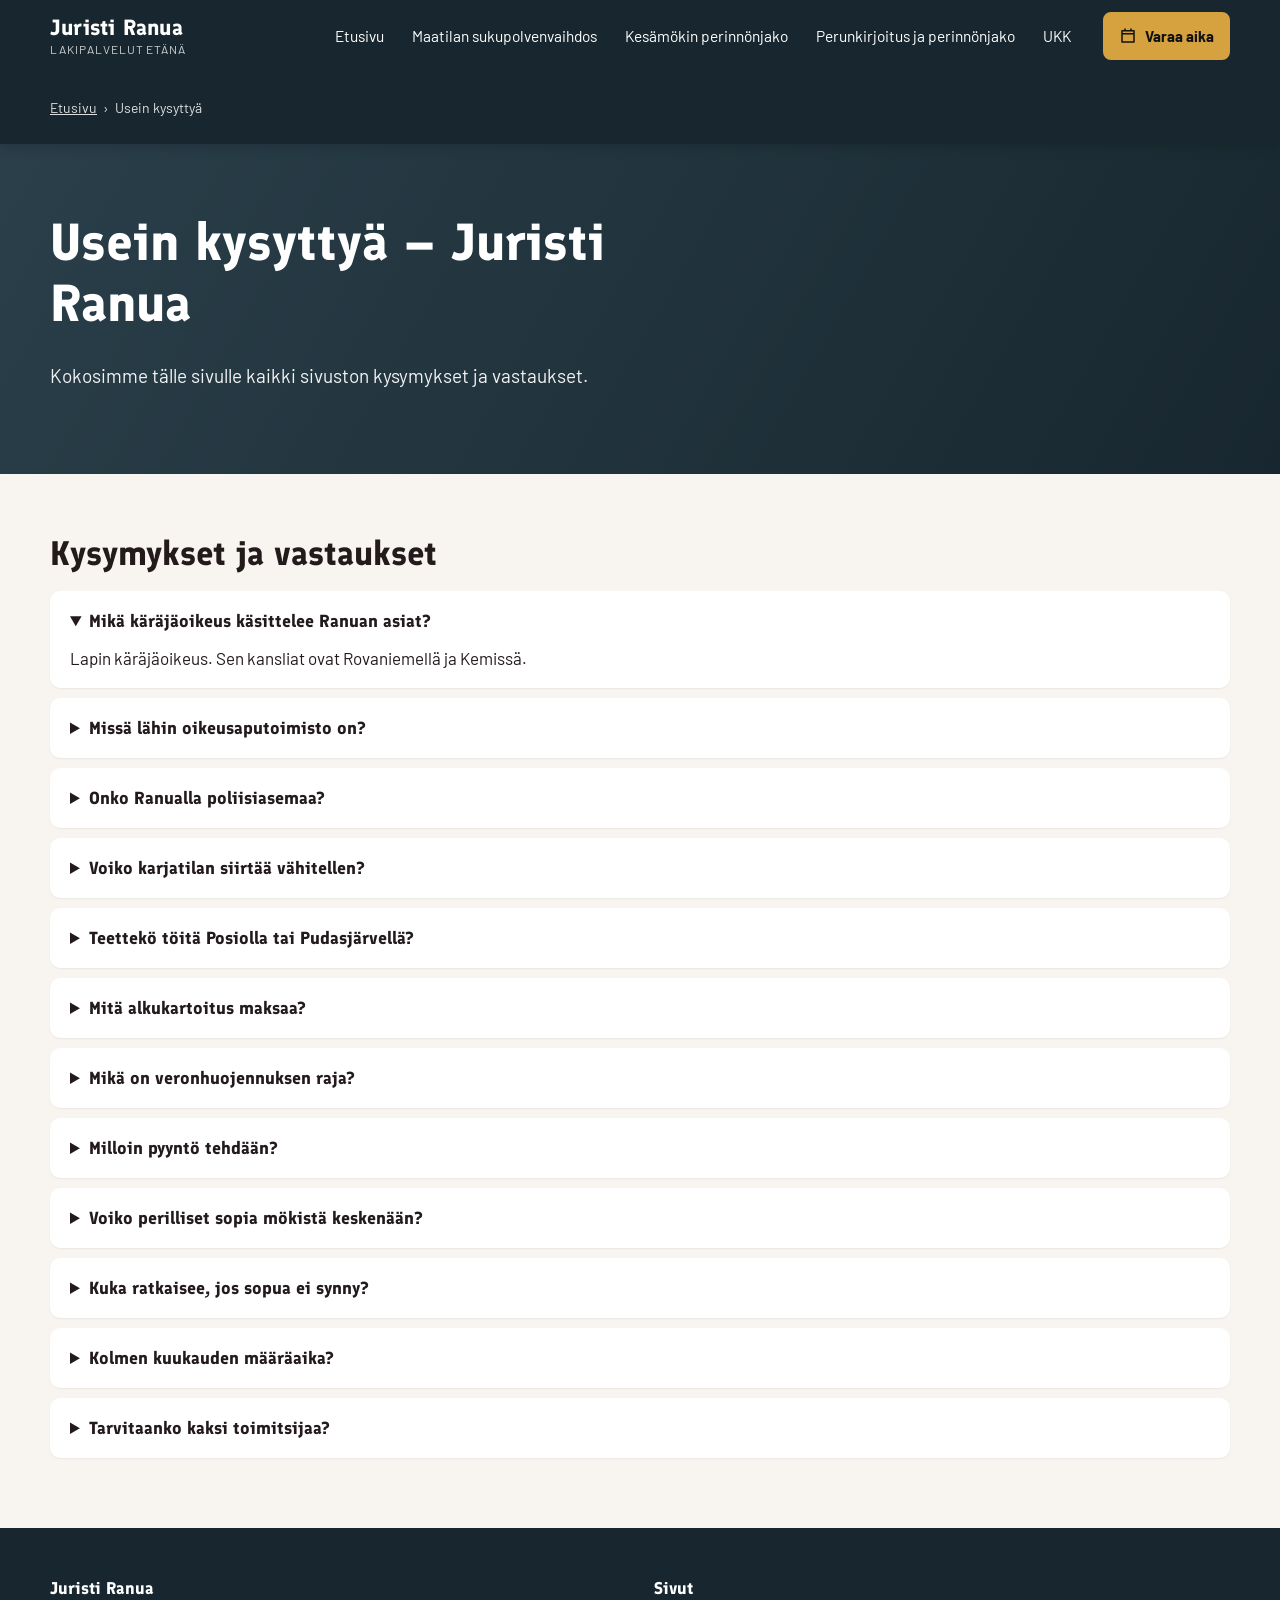
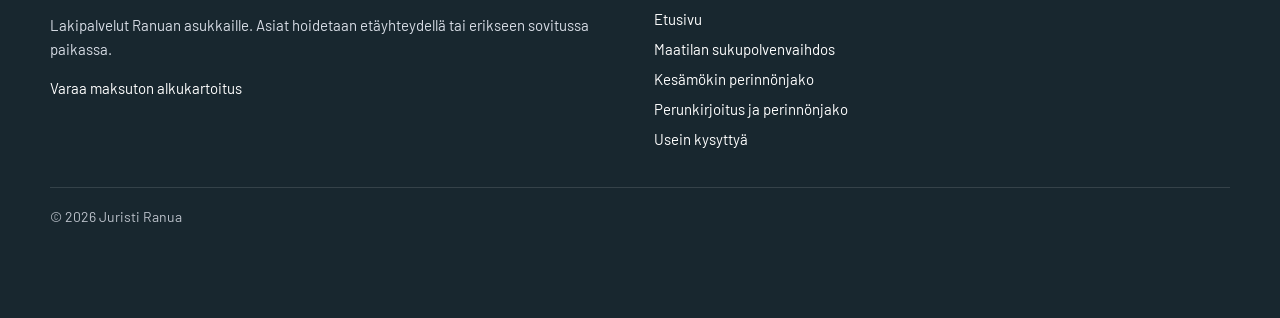
<file: ukk/index.html>
<!doctype html>
<html lang="fi">
<head>
<meta charset="utf-8">
<meta name="viewport" content="width=device-width,initial-scale=1">
<title>Usein kysyttyä | Juristi Ranua</title>
<meta name="description" content="Vastauksia Ranuan asukkaiden kysymyksiin perinnöstä, riidoista ja viranomaisista.">
<meta name="robots" content="index,follow">
<link rel="canonical" href="https://arttu475-cpu.github.io/juristi-ranua/ukk/">
<meta property="og:type" content="website">
<meta property="og:locale" content="fi_FI">
<meta property="og:site_name" content="Juristi Ranua">
<meta property="og:title" content="Usein kysyttyä | Juristi Ranua">
<meta property="og:description" content="Vastauksia Ranuan asukkaiden kysymyksiin perinnöstä, riidoista ja viranomaisista.">
<meta property="og:url" content="https://arttu475-cpu.github.io/juristi-ranua/ukk/">
<meta name="theme-color" content="#18272f">
<link rel="stylesheet" href="../_f/fontit.css">
<link rel="stylesheet" href="../_f/tyyli.css">
<script type="application/ld+json">{"@context":"https://schema.org","@graph":[{"@type":"WebSite","@id":"https://arttu475-cpu.github.io/juristi-ranua/#website","url":"https://arttu475-cpu.github.io/juristi-ranua/","name":"Juristi Ranua","inLanguage":"fi"},{"@type":"LegalService","@id":"https://arttu475-cpu.github.io/juristi-ranua/#palvelu","name":"Juristi Ranua","url":"https://arttu475-cpu.github.io/juristi-ranua/","description":"Juristi Ranua: karjatilan sukupolvenvaihdos, mökin perinnönjako ja perunkirjoitus etäpalveluna. Ajanvaraus verkossa.","areaServed":{"@type":"City","name":"Ranua","sameAs":"https://fi.wikipedia.org/wiki/Ranua"},"knowsAbout":["Maatilan sukupolvenvaihdos","Kesämökin perinnönjako","Perunkirjoitus ja perinnönjako"],"potentialAction":{"@type":"ReserveAction","name":"Varaa maksuton alkukartoitus","target":"https://calendly.com/lakiasiantoimisto-helsinki/lakitoimiston-alkukartoitus"}},{"@type":"WebPage","@id":"https://arttu475-cpu.github.io/juristi-ranua/ukk/#webpage","url":"https://arttu475-cpu.github.io/juristi-ranua/ukk/","name":"Usein kysyttyä | Juristi Ranua","description":"Vastauksia Ranuan asukkaiden kysymyksiin perinnöstä, riidoista ja viranomaisista.","inLanguage":"fi","isPartOf":{"@id":"https://arttu475-cpu.github.io/juristi-ranua/#website"},"about":{"@id":"https://arttu475-cpu.github.io/juristi-ranua/#palvelu"},"dateModified":"2026-11-04"},{"@type":"FAQPage","@id":"https://arttu475-cpu.github.io/juristi-ranua/ukk/#ukk","mainEntity":[{"@type":"Question","name":"Mikä käräjäoikeus käsittelee Ranuan asiat?","acceptedAnswer":{"@type":"Answer","text":"Lapin käräjäoikeus. Sen kansliat ovat Rovaniemellä ja Kemissä."}},{"@type":"Question","name":"Missä lähin oikeusaputoimisto on?","acceptedAnswer":{"@type":"Answer","text":"Lapin oikeusaputoimisto Rovaniemellä, Hallituskatu 3B."}},{"@type":"Question","name":"Onko Ranualla poliisiasemaa?","acceptedAnswer":{"@type":"Answer","text":"Ranuan poliisiasema on osoitteessa Keskustie 30. Lupapalvelut löytyvät Rovaniemen pääpoliisiasemalta."}},{"@type":"Question","name":"Voiko karjatilan siirtää vähitellen?","acceptedAnswer":{"@type":"Answer","text":"Voi. Esimerkiksi kauppa voidaan tehdä osissa, mutta jokaisen vaiheen vero- ja tukivaikutukset tarkistetaan."}},{"@type":"Question","name":"Teettekö töitä Posiolla tai Pudasjärvellä?","acceptedAnswer":{"@type":"Answer","text":"Kyllä, etäpalveluna."}},{"@type":"Question","name":"Mitä alkukartoitus maksaa?","acceptedAnswer":{"@type":"Answer","text":"Ei mitään."}},{"@type":"Question","name":"Mikä on veronhuojennuksen raja?","acceptedAnswer":{"@type":"Answer","text":"Tilaan kohdistuvan veron on oltava yli 850 euroa, ja saajan on jatkettava toimintaa (PeVL 55 §)."}},{"@type":"Question","name":"Milloin pyyntö tehdään?","acceptedAnswer":{"@type":"Answer","text":"Ennen verotuksen toimittamista."}},{"@type":"Question","name":"Voiko perilliset sopia mökistä keskenään?","acceptedAnswer":{"@type":"Answer","text":"Voivat (PK 23:3)."}},{"@type":"Question","name":"Kuka ratkaisee, jos sopua ei synny?","acceptedAnswer":{"@type":"Answer","text":"Pesänjakaja, jonka käräjäoikeus määrää (PK 23:4)."}},{"@type":"Question","name":"Kolmen kuukauden määräaika?","acceptedAnswer":{"@type":"Answer","text":"Kyllä, perintökaaren 20:1 mukaan. Pidennystä voi hakea."}},{"@type":"Question","name":"Tarvitaanko kaksi toimitsijaa?","acceptedAnswer":{"@type":"Answer","text":"Kyllä, perunkirjoituksen toimittaa kaksi uskottua henkilöä."}}]},{"@type":"BreadcrumbList","itemListElement":[{"@type":"ListItem","position":1,"name":"Etusivu","item":"https://arttu475-cpu.github.io/juristi-ranua/"},{"@type":"ListItem","position":2,"name":"Usein kysyttyä","item":"https://arttu475-cpu.github.io/juristi-ranua/ukk/"}]}]}</script>
</head>
<body>
<header class="hd"><div class="w"><a class="brand" href="../"><b>Juristi Ranua</b><small>Lakipalvelut etänä</small></a><input type="checkbox" id="mt" class="mt" aria-label="Avaa valikko"><label for="mt" class="mtl">Valikko</label>
<nav class="nav" aria-label="Päävalikko"><a href="../">Etusivu</a><a href="../sukupolvenvaihdos/">Maatilan sukupolvenvaihdos</a><a href="../kesamokin-perinnonjako/">Kesämökin perinnönjako</a><a href="../perunkirjoitus/">Perunkirjoitus ja perinnönjako</a><a href="../ukk/">UKK</a></nav>
<a class="btn hbtn" href="https://calendly.com/lakiasiantoimisto-helsinki/lakitoimiston-alkukartoitus" target="_blank" rel="noopener"><svg viewBox="0 0 24 24" width="18" height="18" aria-hidden="true"><path fill="currentColor" d="M7 2h2v2h6V2h2v2h3a1 1 0 0 1 1 1v15a1 1 0 0 1-1 1H4a1 1 0 0 1-1-1V5a1 1 0 0 1 1-1h3zm12 8H5v9h14zM5 8h14V6H5z"/></svg>Varaa aika</a></div>
<div class="w"><nav class="crumb" aria-label="Murupolku"><ol><li><a href="../">Etusivu</a></li><li aria-current="page">Usein kysyttyä</li></ol></nav></div></header>
<main>

<section class="hero"><div class="w"><div><h1>Usein kysyttyä – Juristi Ranua</h1><p class="l">Kokosimme tälle sivulle kaikki sivuston kysymykset ja vastaukset.</p></div></div></section>
<section class="sec"><div class="w"><div class="ukk"><h2>Kysymykset ja vastaukset</h2><details open><summary>Mikä käräjäoikeus käsittelee Ranuan asiat?</summary><p>Lapin käräjäoikeus. Sen kansliat ovat Rovaniemellä ja Kemissä.</p></details>
<details><summary>Missä lähin oikeusaputoimisto on?</summary><p>Lapin oikeusaputoimisto Rovaniemellä, Hallituskatu 3B.</p></details>
<details><summary>Onko Ranualla poliisiasemaa?</summary><p>Ranuan poliisiasema on osoitteessa Keskustie 30. Lupapalvelut löytyvät Rovaniemen pääpoliisiasemalta.</p></details>
<details><summary>Voiko karjatilan siirtää vähitellen?</summary><p>Voi. Esimerkiksi kauppa voidaan tehdä osissa, mutta jokaisen vaiheen vero- ja tukivaikutukset tarkistetaan.</p></details>
<details><summary>Teettekö töitä Posiolla tai Pudasjärvellä?</summary><p>Kyllä, etäpalveluna.</p></details>
<details><summary>Mitä alkukartoitus maksaa?</summary><p>Ei mitään.</p></details>
<details><summary>Mikä on veronhuojennuksen raja?</summary><p>Tilaan kohdistuvan veron on oltava yli 850 euroa, ja saajan on jatkettava toimintaa (PeVL 55 §).</p></details>
<details><summary>Milloin pyyntö tehdään?</summary><p>Ennen verotuksen toimittamista.</p></details>
<details><summary>Voiko perilliset sopia mökistä keskenään?</summary><p>Voivat (PK 23:3).</p></details>
<details><summary>Kuka ratkaisee, jos sopua ei synny?</summary><p>Pesänjakaja, jonka käräjäoikeus määrää (PK 23:4).</p></details>
<details><summary>Kolmen kuukauden määräaika?</summary><p>Kyllä, perintökaaren 20:1 mukaan. Pidennystä voi hakea.</p></details>
<details><summary>Tarvitaanko kaksi toimitsijaa?</summary><p>Kyllä, perunkirjoituksen toimittaa kaksi uskottua henkilöä.</p></details></div></div></section>
</main>
<footer class="ft"><div class="w"><div class="cols">
<div><h3>Juristi Ranua</h3><p>Lakipalvelut Ranuan asukkaille. Asiat hoidetaan etäyhteydellä tai erikseen sovitussa paikassa.</p><p><a href="https://calendly.com/lakiasiantoimisto-helsinki/lakitoimiston-alkukartoitus" target="_blank" rel="noopener">Varaa maksuton alkukartoitus</a></p></div>
<div><h3>Sivut</h3><ul><li><a href="../">Etusivu</a></li><li><a href="../sukupolvenvaihdos/">Maatilan sukupolvenvaihdos</a></li><li><a href="../kesamokin-perinnonjako/">Kesämökin perinnönjako</a></li><li><a href="../perunkirjoitus/">Perunkirjoitus ja perinnönjako</a></li><li><a href="../ukk/">Usein kysyttyä</a></li></ul></div>
</div><div class="pohja">© 2026 Juristi Ranua</div></div></footer>
<div class="palkki"><a class="btn o" style="color:#fff" href="https://calendly.com/lakiasiantoimisto-helsinki/lakitoimiston-alkukartoitus" target="_blank" rel="noopener"><svg viewBox="0 0 24 24" width="18" height="18" aria-hidden="true"><path fill="currentColor" d="M7 2h2v2h6V2h2v2h3a1 1 0 0 1 1 1v15a1 1 0 0 1-1 1H4a1 1 0 0 1-1-1V5a1 1 0 0 1 1-1h3zm12 8H5v9h14zM5 8h14V6H5z"/></svg>Varaa maksuton alkukartoitus</a></div>
</body>
</html>
</file>
<file: _f/fontit.css>
@font-face {
  font-family: 'Barlow';
  font-style: normal;
  font-weight: 300;
  font-display: swap;
  src: url('Barlow-300-normal.woff2') format('woff2');
  unicode-range: U+0000-00FF, U+0131, U+0152-0153, U+02BB-02BC, U+02C6, U+02DA, U+02DC, U+0304, U+0308, U+0329, U+2000-206F, U+20AC, U+2122, U+2191, U+2193, U+2212, U+2215, U+FEFF, U+FFFD;
}
@font-face {
  font-family: 'Barlow';
  font-style: normal;
  font-weight: 400;
  font-display: swap;
  src: url('Barlow-400-normal.woff2') format('woff2');
  unicode-range: U+0000-00FF, U+0131, U+0152-0153, U+02BB-02BC, U+02C6, U+02DA, U+02DC, U+0304, U+0308, U+0329, U+2000-206F, U+20AC, U+2122, U+2191, U+2193, U+2212, U+2215, U+FEFF, U+FFFD;
}
@font-face {
  font-family: 'Barlow';
  font-style: normal;
  font-weight: 500;
  font-display: swap;
  src: url('Barlow-500-normal.woff2') format('woff2');
  unicode-range: U+0000-00FF, U+0131, U+0152-0153, U+02BB-02BC, U+02C6, U+02DA, U+02DC, U+0304, U+0308, U+0329, U+2000-206F, U+20AC, U+2122, U+2191, U+2193, U+2212, U+2215, U+FEFF, U+FFFD;
}
@font-face {
  font-family: 'Barlow';
  font-style: normal;
  font-weight: 700;
  font-display: swap;
  src: url('Barlow-700-normal.woff2') format('woff2');
  unicode-range: U+0000-00FF, U+0131, U+0152-0153, U+02BB-02BC, U+02C6, U+02DA, U+02DC, U+0304, U+0308, U+0329, U+2000-206F, U+20AC, U+2122, U+2191, U+2193, U+2212, U+2215, U+FEFF, U+FFFD;
}
@font-face {
  font-family: 'Finlandica';
  font-style: italic;
  font-weight: 700;
  font-display: swap;
  src: url('Finlandica-700-italic.woff2') format('woff2');
  unicode-range: U+0000-00FF, U+0131, U+0152-0153, U+02BB-02BC, U+02C6, U+02DA, U+02DC, U+0304, U+0308, U+0329, U+2000-206F, U+20AC, U+2122, U+2191, U+2193, U+2212, U+2215, U+FEFF, U+FFFD;
}
@font-face {
  font-family: 'Finlandica';
  font-style: normal;
  font-weight: 400;
  font-display: swap;
  src: url('Finlandica-400-normal.woff2') format('woff2');
  unicode-range: U+0000-00FF, U+0131, U+0152-0153, U+02BB-02BC, U+02C6, U+02DA, U+02DC, U+0304, U+0308, U+0329, U+2000-206F, U+20AC, U+2122, U+2191, U+2193, U+2212, U+2215, U+FEFF, U+FFFD;
}
@font-face {
  font-family: 'Finlandica';
  font-style: normal;
  font-weight: 500;
  font-display: swap;
  src: url('Finlandica-500-normal.woff2') format('woff2');
  unicode-range: U+0000-00FF, U+0131, U+0152-0153, U+02BB-02BC, U+02C6, U+02DA, U+02DC, U+0304, U+0308, U+0329, U+2000-206F, U+20AC, U+2122, U+2191, U+2193, U+2212, U+2215, U+FEFF, U+FFFD;
}
@font-face {
  font-family: 'Finlandica';
  font-style: normal;
  font-weight: 700;
  font-display: swap;
  src: url('Finlandica-700-normal.woff2') format('woff2');
  unicode-range: U+0000-00FF, U+0131, U+0152-0153, U+02BB-02BC, U+02C6, U+02DA, U+02DC, U+0304, U+0308, U+0329, U+2000-206F, U+20AC, U+2122, U+2191, U+2193, U+2212, U+2215, U+FEFF, U+FFFD;
}
</file>
<file: _f/tyyli.css>
:root{--p:#2a3f4a;--p2:#18272f;--a:#d6a13f;--bg:#f8f5f1;--ink:#231a1c;--soft:#f1e7e4;--fh:'Finlandica', system-ui, sans-serif;--fb:'Barlow', system-ui, sans-serif}
*{box-sizing:border-box}html{scroll-padding-top:90px}body{margin:0;background:var(--bg);color:var(--ink);font-family:var(--fb);font-size:17px;line-height:1.6;-webkit-text-size-adjust:100%}
a{color:var(--p)}img,svg{max-width:100%}h1,h2,h3{font-family:var(--fh);line-height:1.18;margin:0 0 .5em;overflow-wrap:break-word;hyphens:auto}
h1{font-size:clamp(30px,4.4vw,52px)}h2{font-size:clamp(24px,2.8vw,34px)}h3{font-size:20px}
.w{width:min(1180px,calc(100% - 40px));margin:0 auto}
.hd{position:sticky;top:0;z-index:50;background:var(--p2);color:#fff;box-shadow:0 2px 12px rgba(0,0,0,.18)}
.hd .w{display:flex;align-items:center;gap:20px;min-height:72px}
.brand{color:#fff;text-decoration:none;display:flex;flex-direction:column;line-height:1.1;min-width:0}
.brand b{font-family:var(--fh);font-size:22px;letter-spacing:.01em}.brand small{font-size:12px;letter-spacing:.08em;text-transform:uppercase;opacity:.78;margin-top:3px}
.nav{margin-left:auto;display:flex;align-items:center;gap:4px}
.nav>a,.dd>span{color:#fff;text-decoration:none;padding:10px 12px;border-radius:6px;font-size:15.5px;cursor:pointer;display:block}
.nav>a:hover,.dd:hover>span{background:rgba(255,255,255,.1)}
.dd{position:relative}.dd .m{display:none;position:absolute;top:100%;left:0;background:#fff;min-width:250px;border-radius:8px;box-shadow:0 12px 30px rgba(0,0,0,.2);padding:8px}
.dd:hover .m,.dd:focus-within .m{display:block}.dd .m a{display:block;color:var(--ink);text-decoration:none;padding:8px 12px;border-radius:6px;font-size:15px}.dd .m a:hover{background:var(--soft)}
.btn{display:inline-flex;align-items:center;gap:8px;background:var(--a);color:#111;font-weight:700;text-decoration:none;padding:12px 18px;border-radius:8px;border:2px solid var(--a);font-size:16px;white-space:nowrap}
.btn.o{background:transparent;color:inherit;border-color:currentColor}.btn:hover{filter:brightness(1.06)}
.hd .btn{padding:10px 14px;font-size:15px}
.mt{display:none}.mtl{display:none}
.hero{background:linear-gradient(120deg,var(--p) 0%,var(--p2) 100%);color:#fff;padding:68px 0 64px}
.hero .w{display:grid;grid-template-columns:1.35fr .9fr;gap:40px;align-items:center}
.hero p.l{font-size:19px;max-width:680px;opacity:.94}.hero .napit{display:flex;gap:12px;flex-wrap:wrap;margin-top:24px}
.hero .kortti{background:rgba(255,255,255,.08);border:1px solid rgba(255,255,255,.18);border-radius:14px;padding:24px}
.hero .kortti li{margin:6px 0}.hero .kortti ul{padding-left:20px;margin:8px 0 0}

.crumb{font-size:14px;padding:14px 0;color:#fff;opacity:.85}.crumb a{color:#fff}
.sec{padding:60px 0}.sec.alt{background:var(--soft)}.sec .lead{max-width:780px;font-size:18px}
.grid{display:grid;grid-template-columns:repeat(auto-fill,minmax(300px,1fr));gap:20px;margin-top:24px}
.card{background:#fff;border-radius:12px;padding:22px;box-shadow:0 1px 3px rgba(0,0,0,.08);border-top:4px solid var(--a)}
.card h3{margin-bottom:.35em}.card p{margin:0 0 .6em}.card a.more{font-weight:700;text-decoration:none}
.steps{counter-reset:s;display:grid;grid-template-columns:repeat(auto-fit,minmax(220px,1fr));gap:20px;margin-top:20px}
.steps div{background:#fff;border-radius:12px;padding:20px 20px 20px 64px;position:relative}
.steps div:before{counter-increment:s;content:counter(s);position:absolute;left:18px;top:18px;width:32px;height:32px;border-radius:50%;background:var(--p);color:#fff;display:grid;place-items:center;font-weight:700}
.two{display:grid;grid-template-columns:1.3fr 1fr;gap:40px;align-items:start}
.list{padding-left:0;list-style:none}.list li{display:flex;gap:10px;margin:8px 0}.list li svg{color:var(--a);flex:none;margin-top:3px}
.esim{background:#fff;border-left:5px solid var(--a);padding:18px 22px;border-radius:8px;margin:16px 0}
.ukk details{background:#fff;border-radius:10px;padding:16px 20px;margin:10px 0;box-shadow:0 1px 2px rgba(0,0,0,.06)}
.ukk summary{cursor:pointer;font-weight:700;font-size:17.5px;font-family:var(--fh)}.ukk details p{margin:10px 0 0}
.cta{background:var(--p);color:#fff;padding:52px 0}.cta .w{display:flex;justify-content:space-between;align-items:center;gap:24px;flex-wrap:wrap}.cta h2{margin:0 0 .3em}.cta p{margin:0;max-width:640px;opacity:.92}.cta .napit{display:flex;gap:12px;flex-wrap:wrap}
.tags{display:flex;flex-wrap:wrap;gap:10px;margin-top:16px}.tags a{background:#fff;border:1px solid rgba(0,0,0,.1);padding:8px 14px;border-radius:30px;text-decoration:none;font-size:15px}
.ft{background:var(--p2);color:#d8dde6;padding:50px 0 90px;font-size:15px}.ft a{color:#fff;text-decoration:none}.ft a:hover{text-decoration:underline}
.ft .cols{display:grid;grid-template-columns:repeat(auto-fit,minmax(200px,1fr));gap:28px}.ft h3{color:#fff;font-size:17px}.ft ul{list-style:none;padding:0;margin:0}.ft li{margin:6px 0}
.ft .pohja{border-top:1px solid rgba(255,255,255,.15);margin-top:30px;padding-top:18px;font-size:14px;opacity:.85}
.palkki{display:none}
@media(max-width:1060px){.nav{display:none;position:absolute;top:100%;left:0;right:0;background:var(--p2);flex-direction:column;align-items:stretch;padding:10px 20px 20px;gap:0;max-height:calc(100vh - 72px);overflow:auto}
.mt:checked~.nav{display:flex}.mtl{display:block;margin-left:auto;color:#fff;font-size:15px;border:1px solid rgba(255,255,255,.4);border-radius:6px;padding:8px 12px;cursor:pointer}
.dd .m{display:block;position:static;box-shadow:none;background:transparent;padding:0 0 0 12px;min-width:0}.dd .m a{color:#d8dde6}.dd .m a:hover{background:rgba(255,255,255,.08)}
.hd .hbtn{display:none}.hero .w,.two{grid-template-columns:1fr}
.palkki{display:flex;position:fixed;left:0;right:0;bottom:0;z-index:60;gap:8px;padding:10px;background:var(--p2);box-shadow:0 -2px 10px rgba(0,0,0,.2)}.palkki a{flex:1;justify-content:center}}
@media(max-width:600px){body{font-size:16px}.brand b{font-size:18px}.brand small{font-size:10.5px}.sec{padding:44px 0}.hero{padding:44px 0}.hero p.l{font-size:17px}.btn{white-space:normal}.w{width:calc(100% - 32px)}}

.fakta{display:grid;grid-template-columns:repeat(auto-fill,minmax(320px,1fr));gap:16px;margin-top:22px}.fakta div{background:#fff;border-radius:10px;padding:16px 18px;box-shadow:0 1px 3px rgba(0,0,0,.08)}.fakta b{display:block;font-family:var(--fh);margin-bottom:4px}.lahteet{font-size:14px;opacity:.85}.lahteet a{word-break:break-all}.crumb ol{list-style:none;margin:0;padding:0;display:flex;flex-wrap:wrap;gap:6px}.crumb li+li:before{content:"›";margin-right:6px}
</file>
